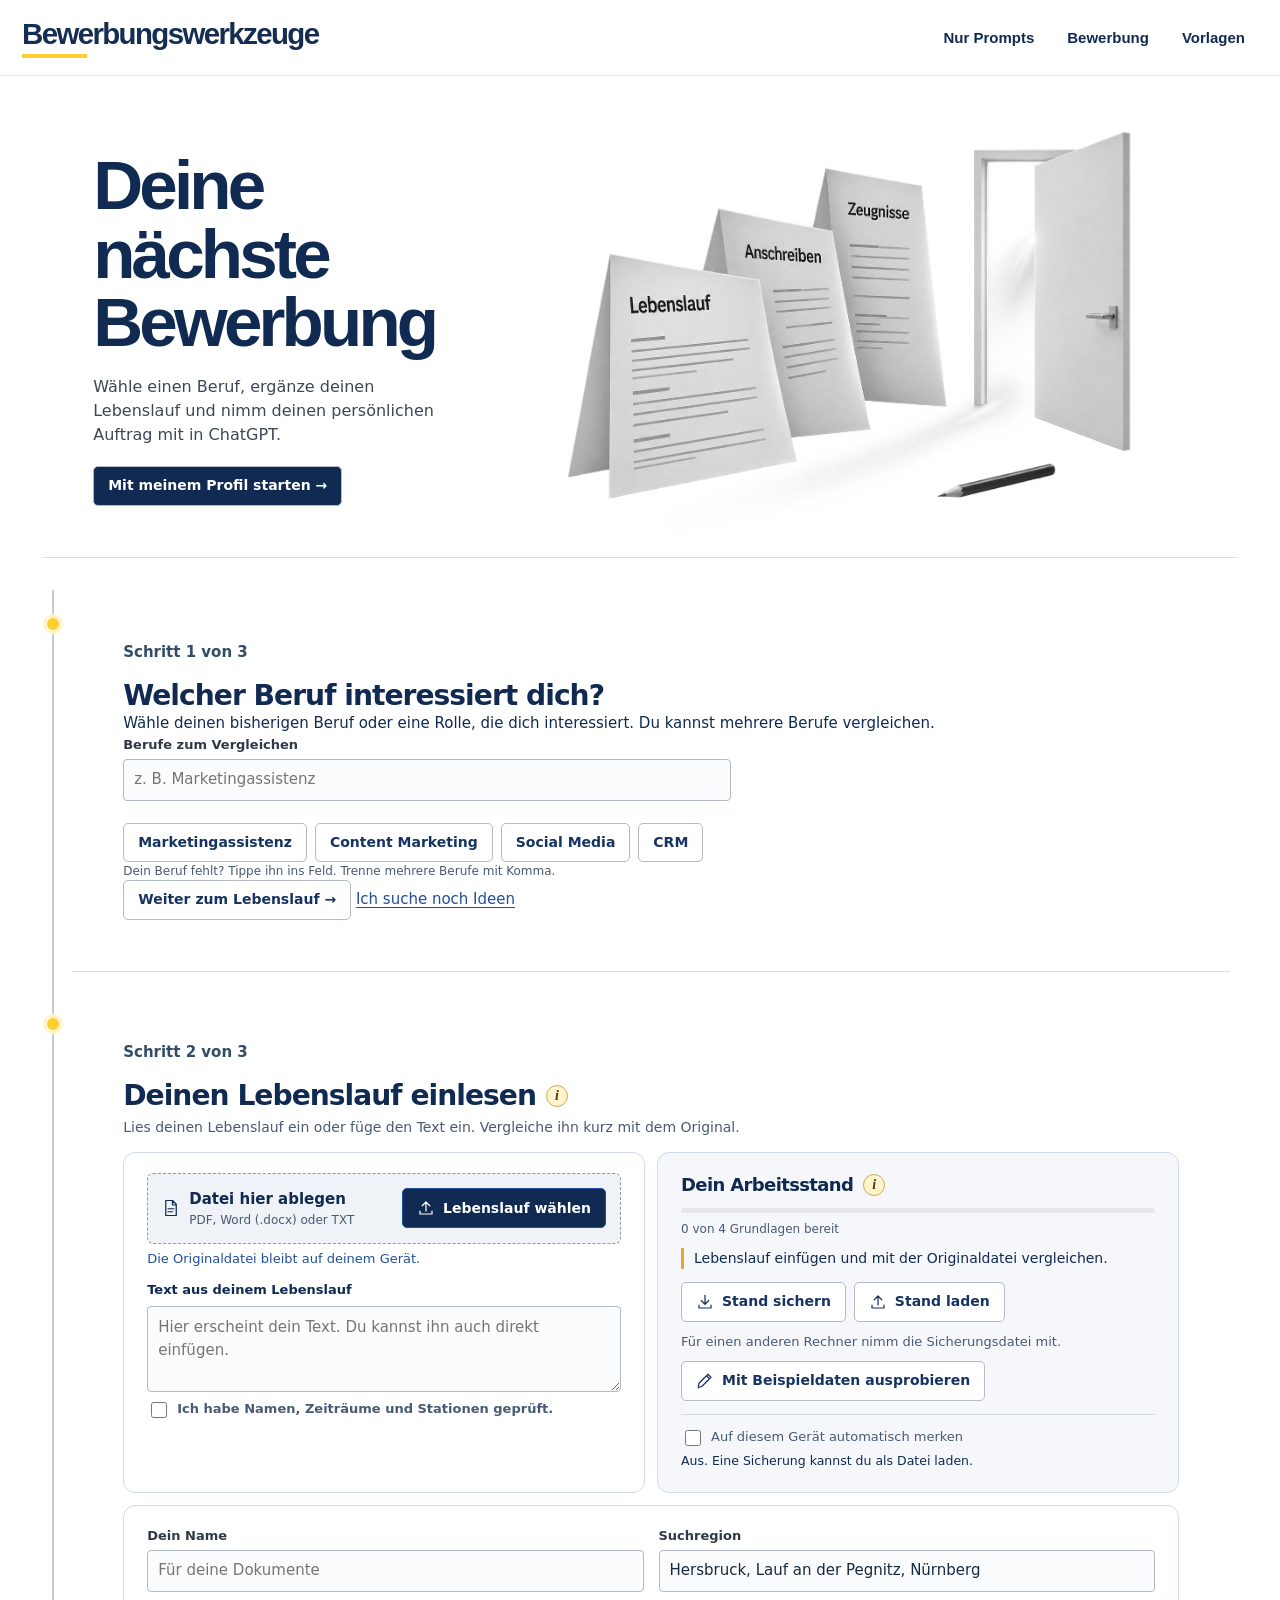
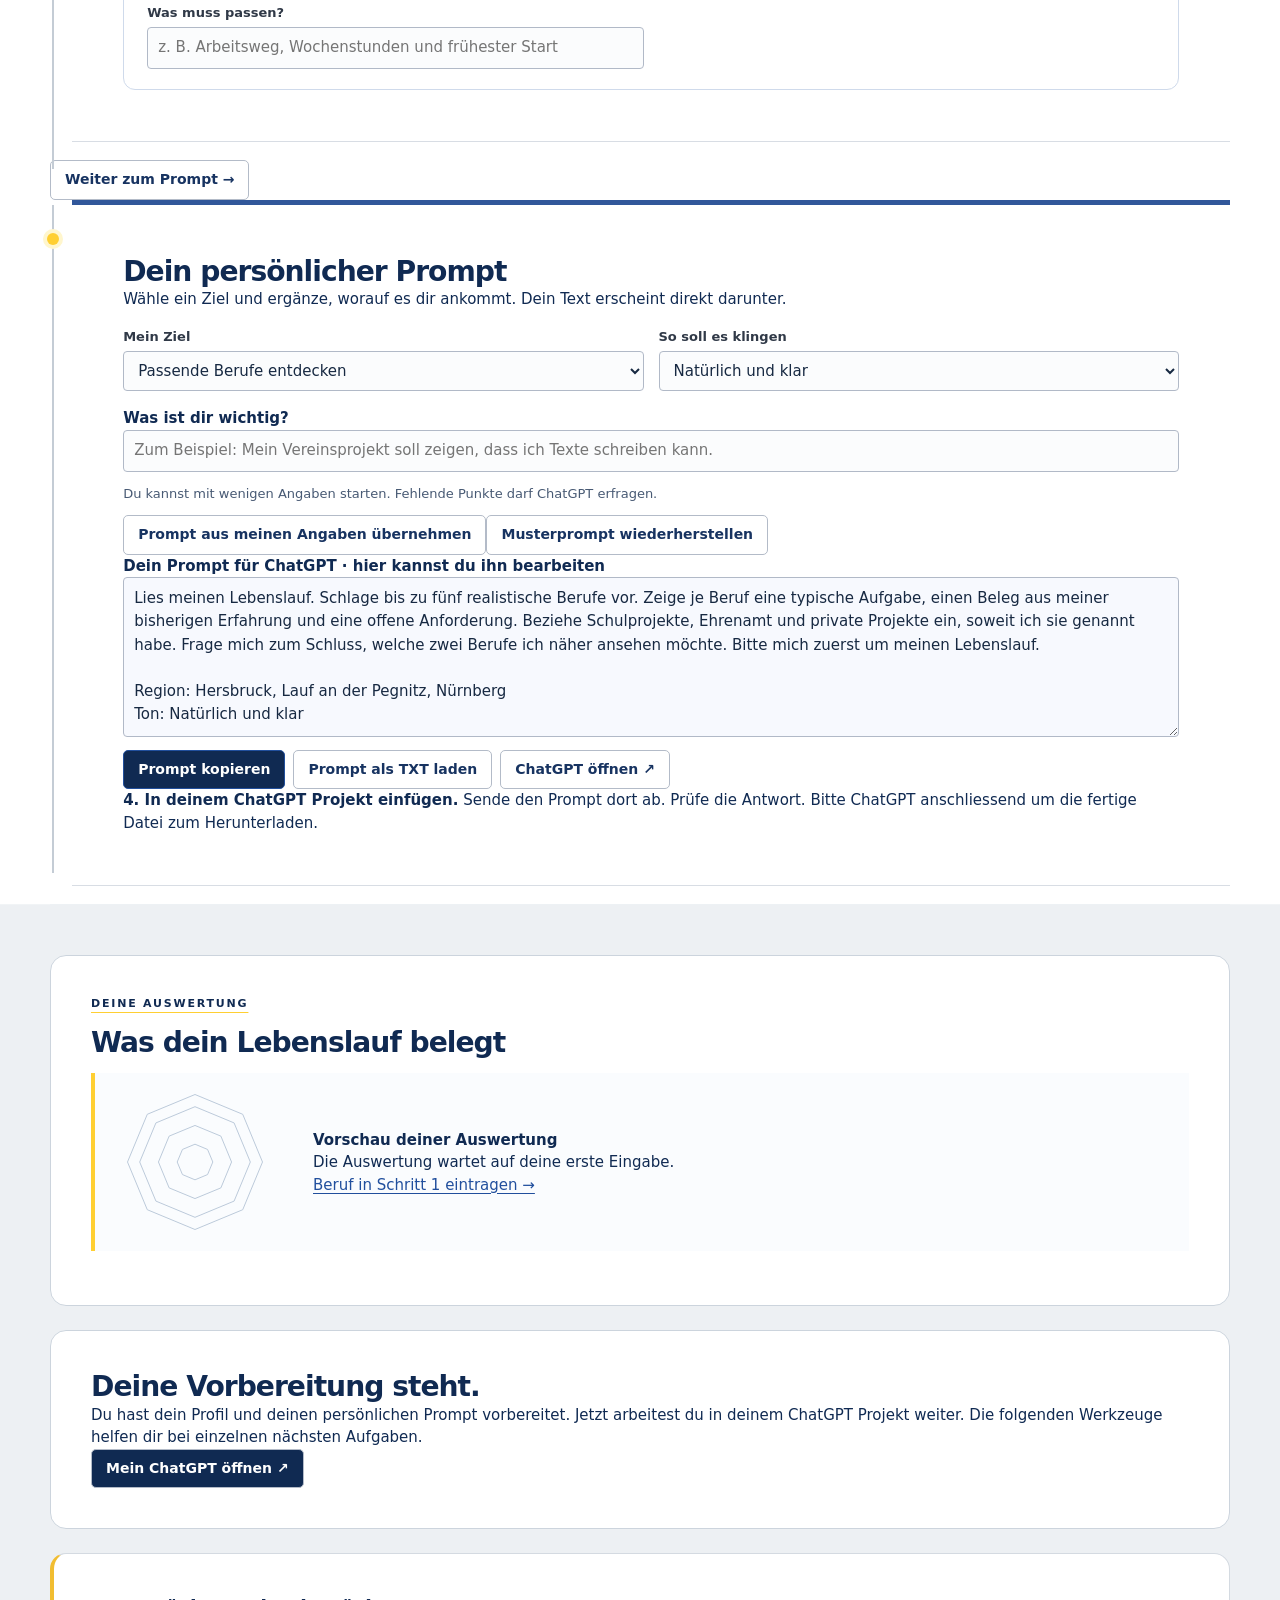
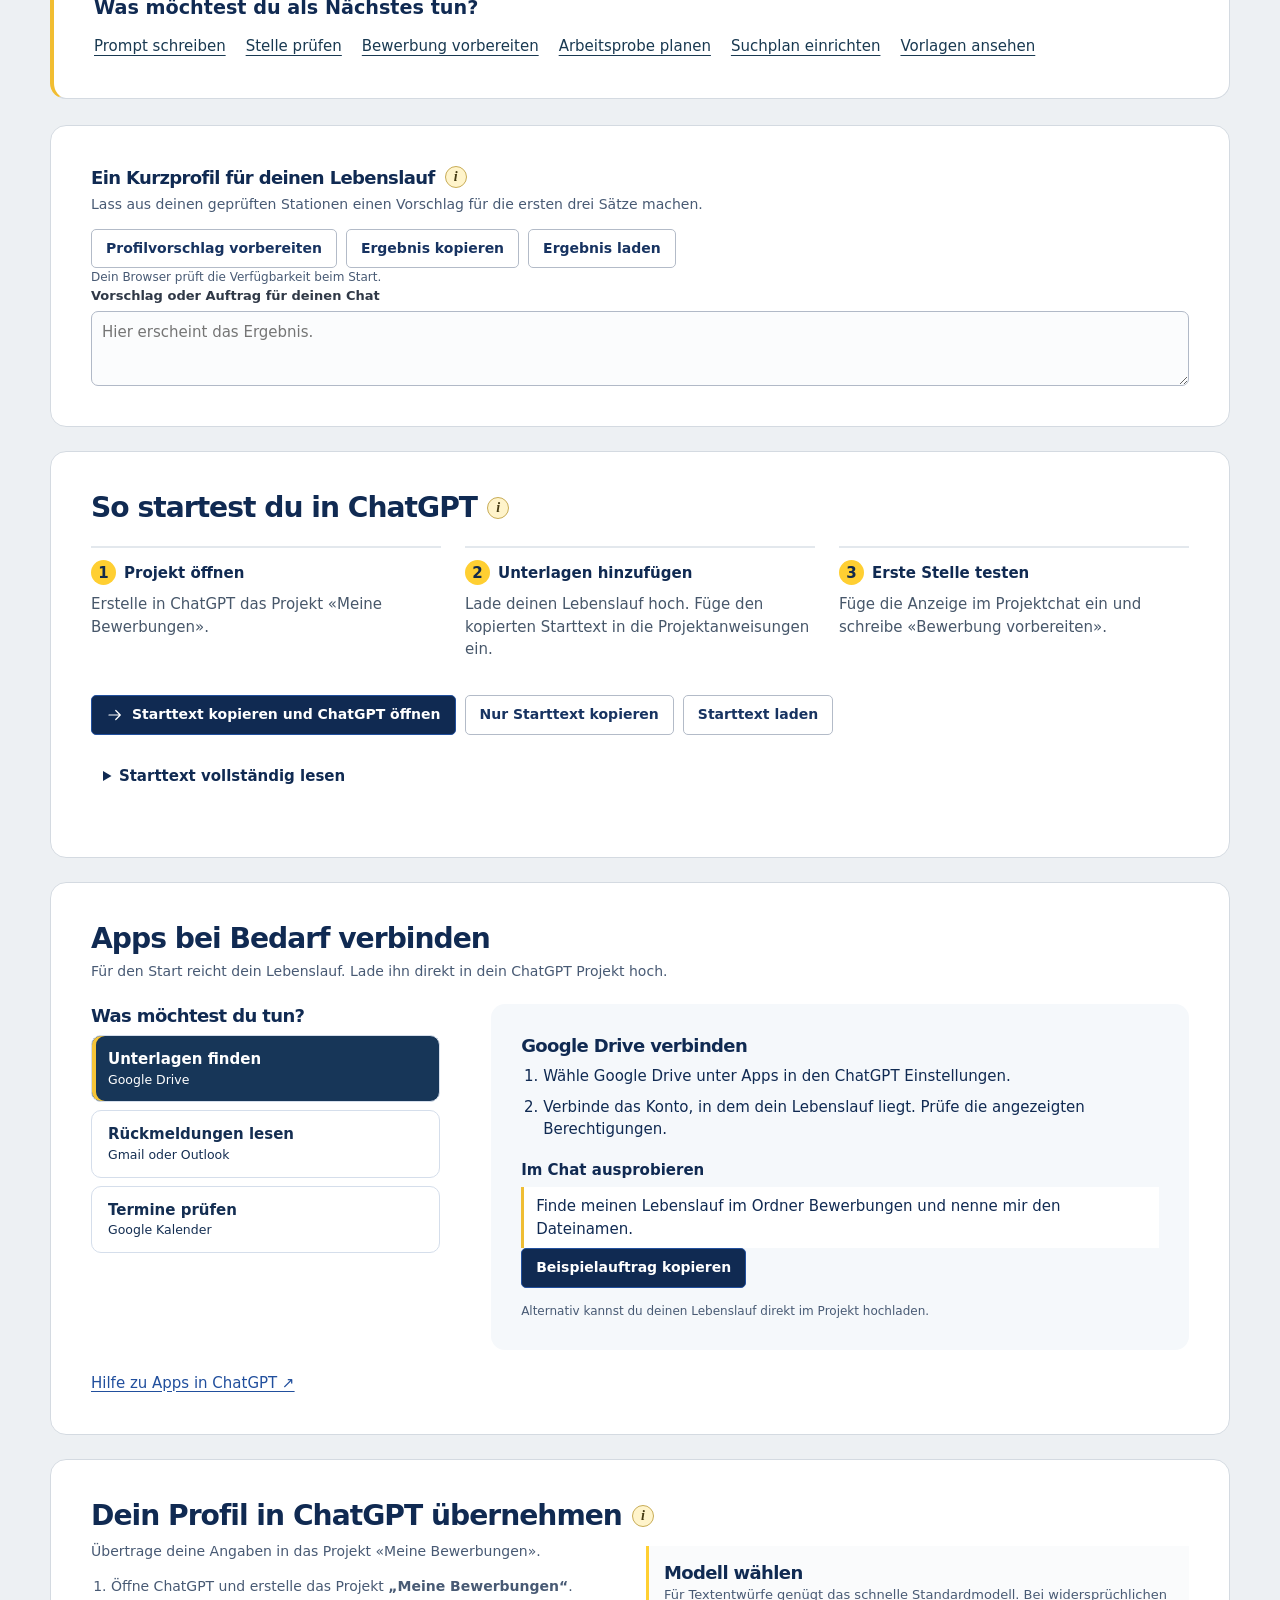
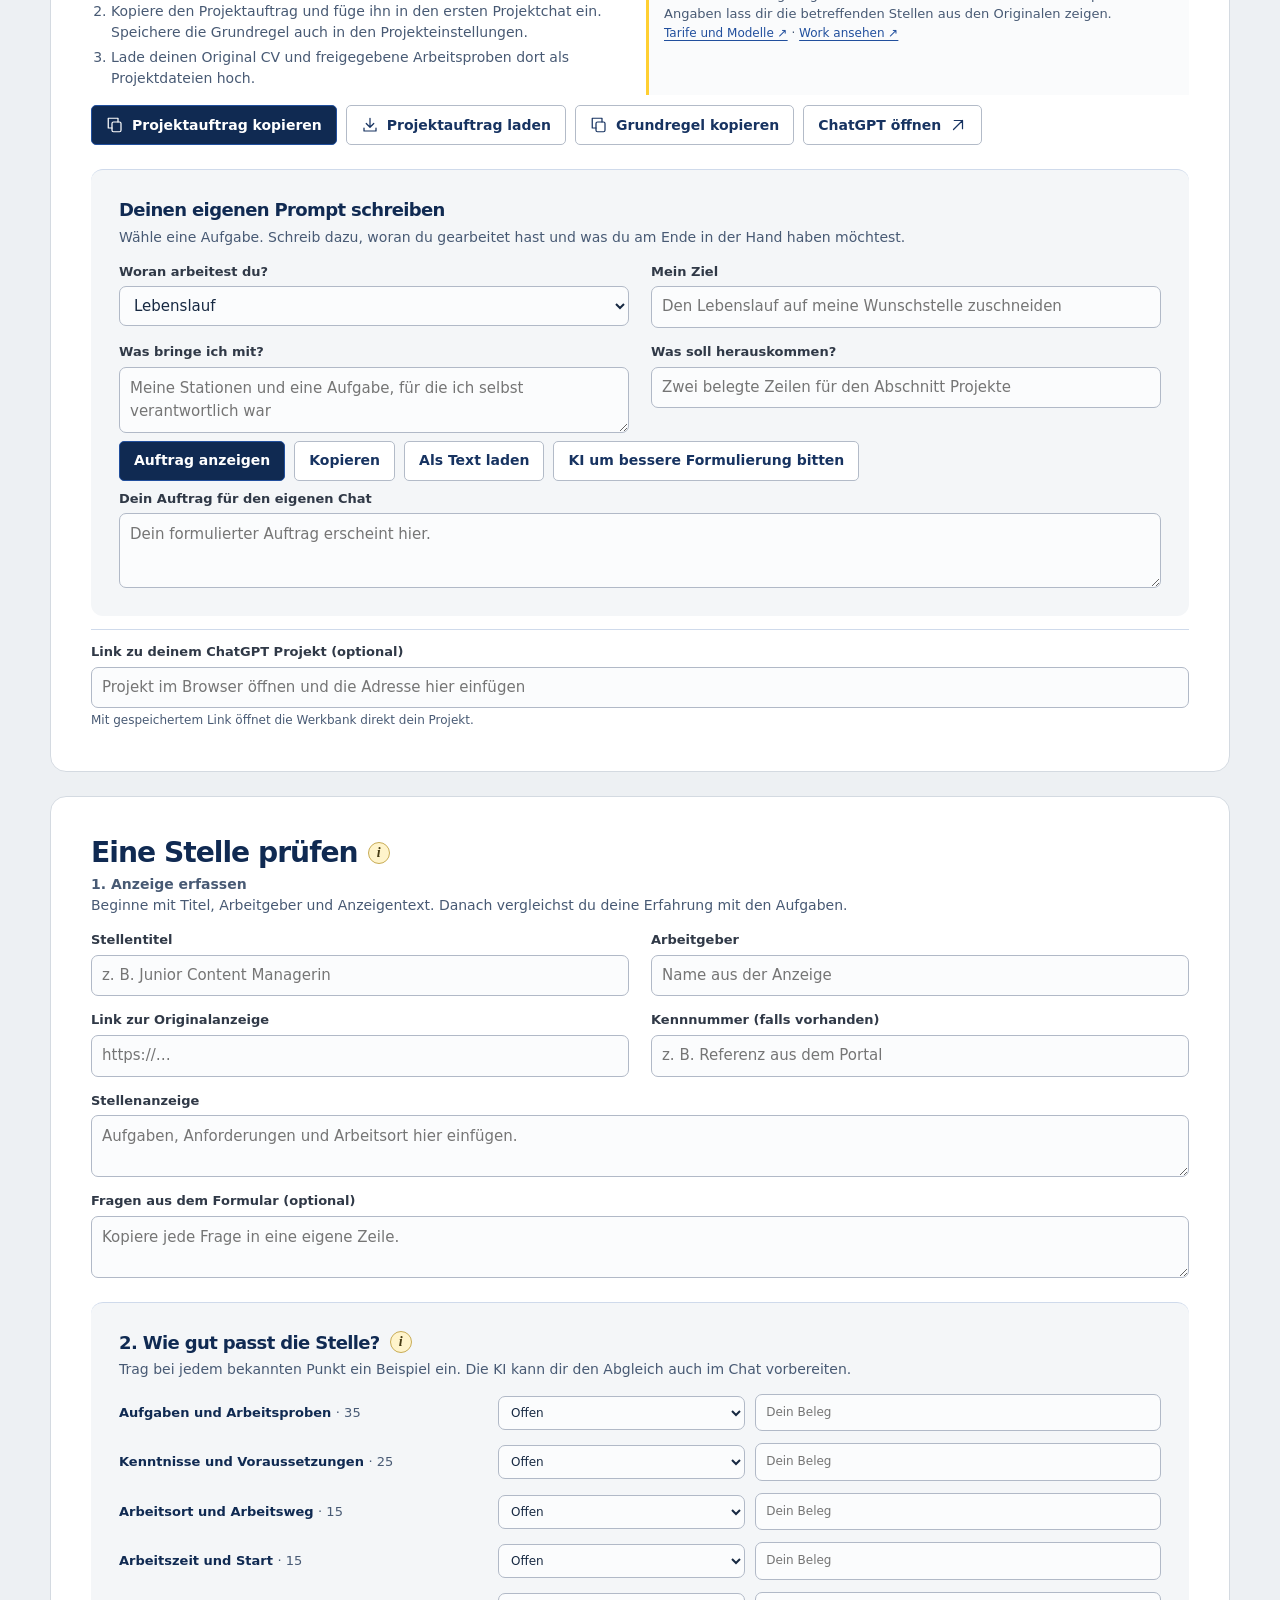
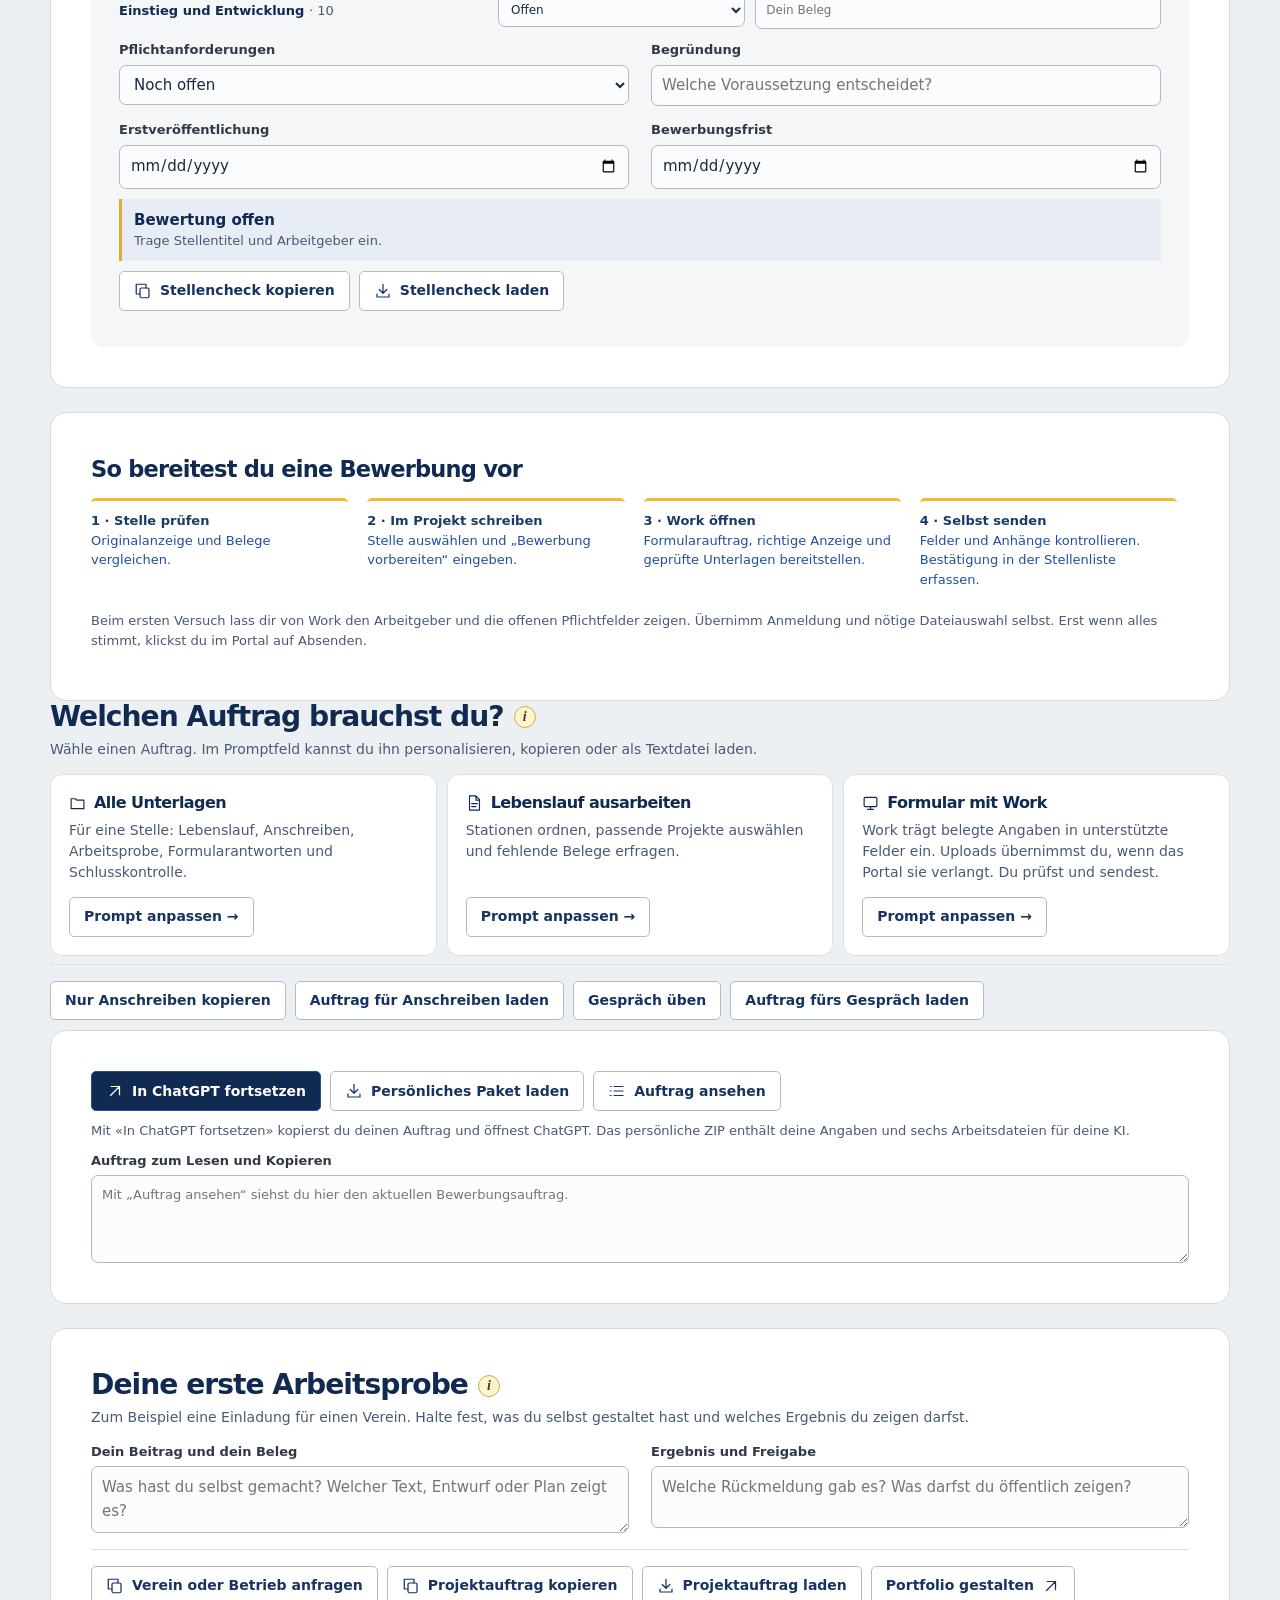
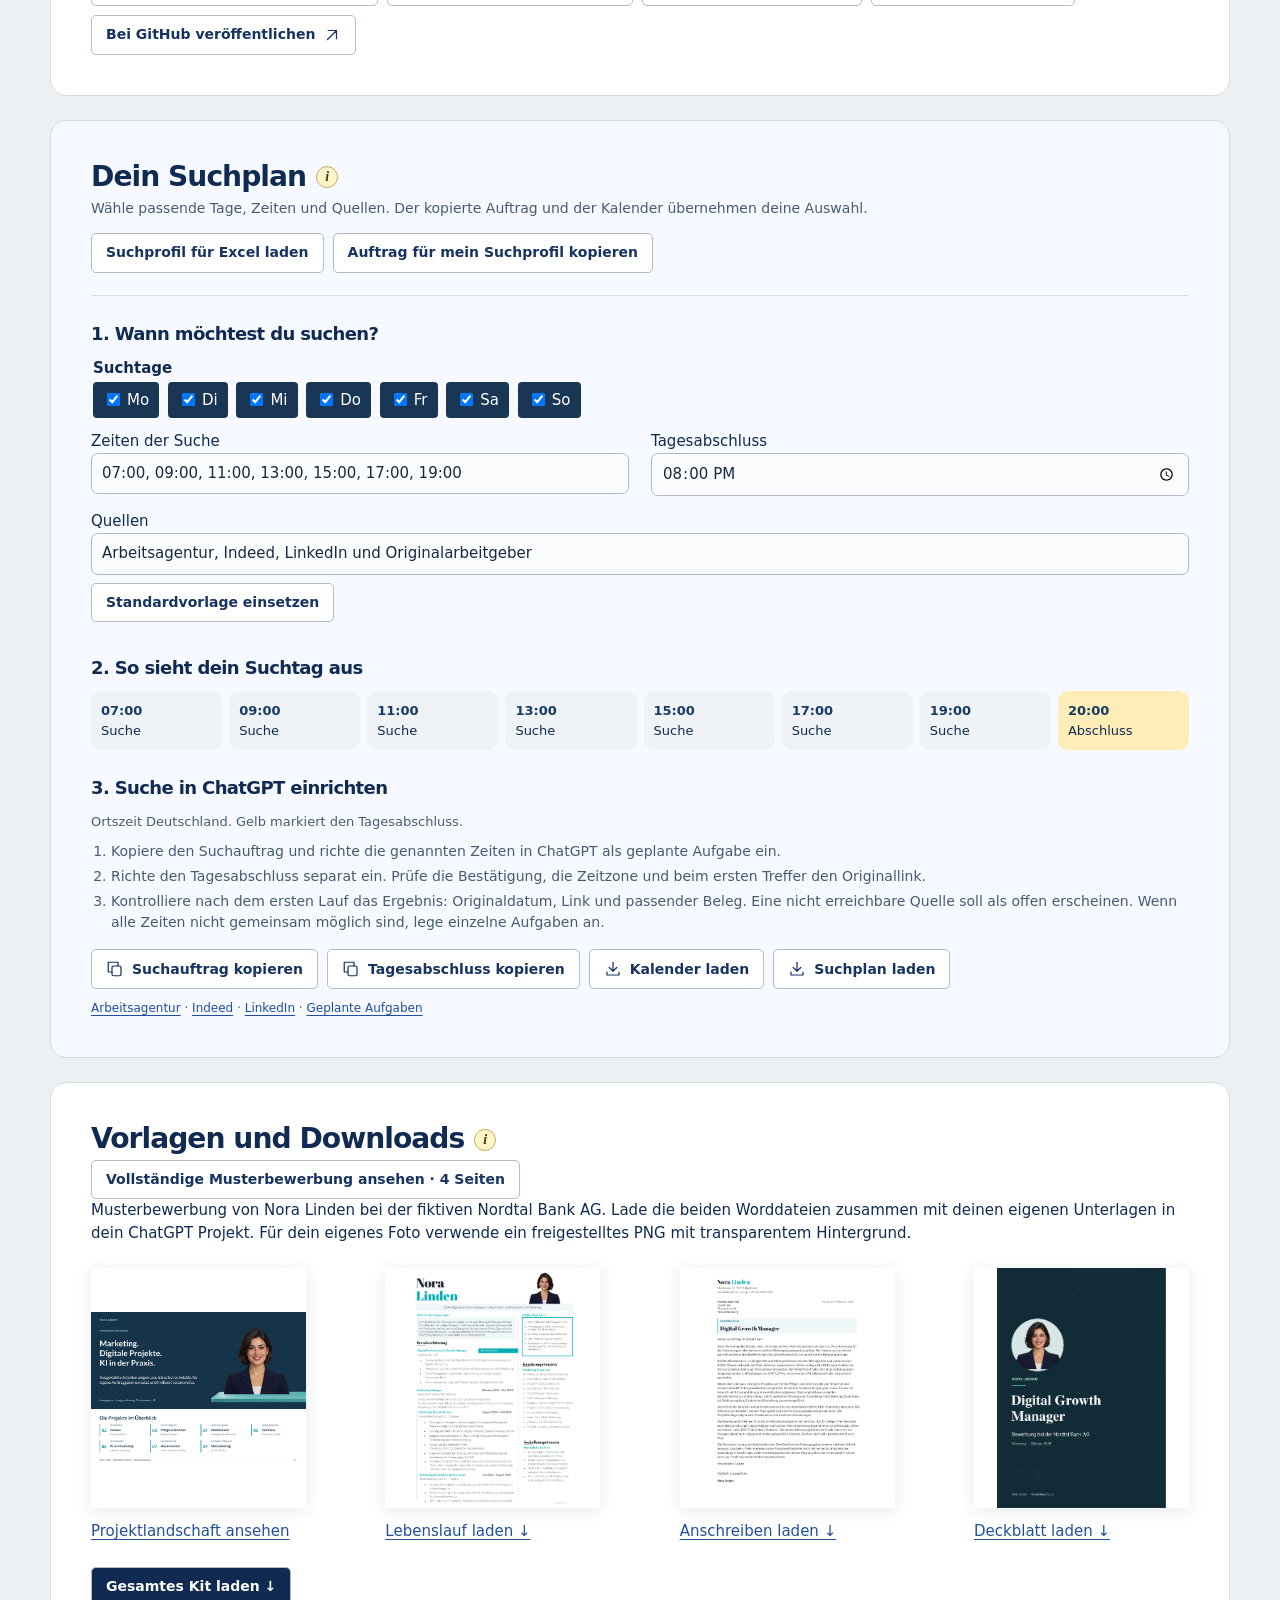
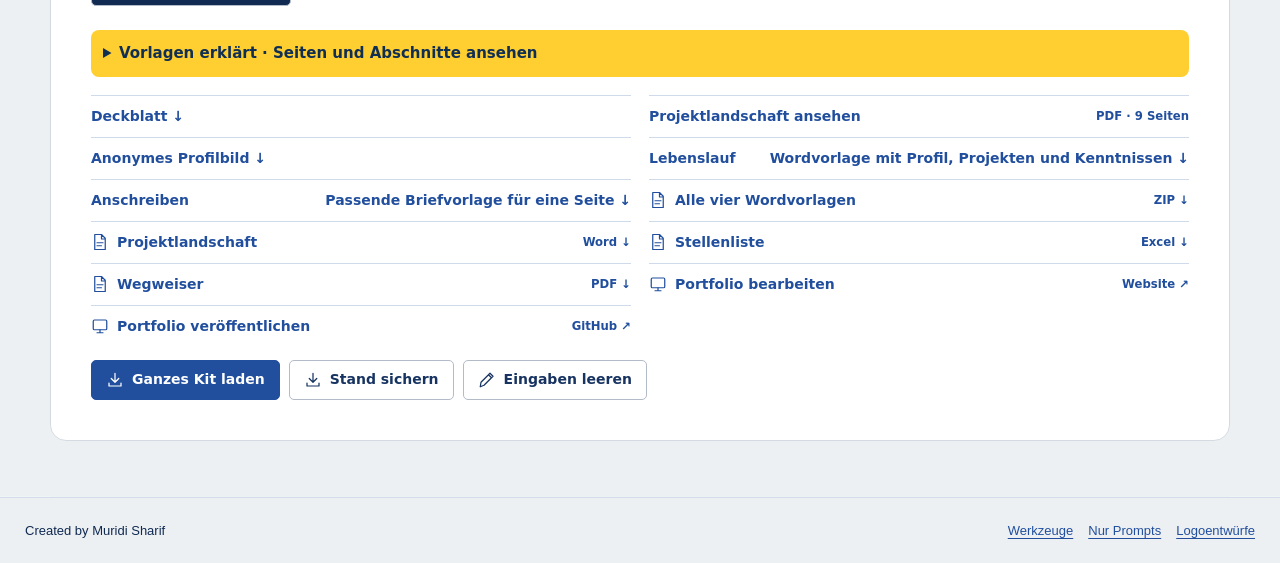
<file: index.html>
<!doctype html>
<html lang="de"><head><meta charset="utf-8"><meta name="viewport" content="width=device-width,initial-scale=1"><meta name="theme-color" content="#11213c"><meta name="description" content="Lebenslauf prüfen, Bewerbungen im eigenen ChatGPT Projekt vorbereiten und ein Portfolio aufbauen. Für den Einstieg ins Marketing in Hersbruck und Nürnberg."><title>Bewerbungswerkzeuge · Mein Arbeitsplatz</title><link rel="stylesheet" href="atelier.css"><script defer src="cv-vendor/jszip.min.js"></script><script defer src="direkt.js"></script><script defer src="profilhilfe.js"></script><script defer src="cv-import.js"></script><script defer src="bewerbungsmappe.js"></script><script defer src="word-export.js"></script><script defer src="atelier.js"></script><script defer src="begleitung.js"></script><script defer src="rollen.js"></script><script defer src="suchplan.js"></script><link rel="stylesheet" href="feinschliff.css?v=licht3"><link rel="stylesheet" href="app-guide.css"><script defer src="app-guide.js"></script></head><body><a href="#berufswahl" class="skip">Zum Lebenslauf</a>
<header class="unified"><a class="wordlogo" href="index.html">Bewerbungswerkzeuge</a><nav aria-label="Hauptmenü"><a href="anleitung.html">Nur Prompts</a><a href="index.html#bewerbung">Bewerbung</a><a href="index.html#dateien">Vorlagen</a></nav></header>
<main id="start"><div class="frame cover papier"><div><h1>Deine nächste<br>Bewerbung</h1><p>Wähle einen Beruf, ergänze deinen Lebenslauf und nimm deinen persönlichen Auftrag mit in ChatGPT.</p><a class="btn" href="#berufswahl">Mit meinem Profil starten →</a></div><img src="papiercollage.webp?v=cutout2" alt="Gefaltete Bewerbungsunterlagen führen zu einer offenen Tür im Sonnenlicht"></div><div class="frame layout"><nav class="rail" aria-label="Arbeitsschritte"><h2>Dein Arbeitsplatz</h2><a href="#promptstudio">✎ Mein Prompt</a><a href="#chatstart" data-nav="chatstart">◌  Direkt in ChatGPT</a><a href="#analyse" data-nav="analyse">◎  Positionierung</a><a href="#verbinden" data-nav="verbinden">⇄  Einrichtung und Apps</a><a href="#berufswahl" data-nav="profil"><svg class="icon" viewbox="0 0 24 24" aria-hidden="true"><circle cx="12" cy="8" r="3.4"></circle><path d="M5 20c0-8 14-8 14 0"></path></svg>Lebenslauf &amp; Profil</a><a href="#texte" data-nav="texte"><svg class="icon" viewbox="0 0 24 24" aria-hidden="true"><path d="M4 4h16v12H9l-5 4z"></path><path d="M8 8h8M8 12h5"></path></svg>ChatGPT einrichten</a><a href="#match" data-nav="match"><svg class="icon" viewbox="0 0 24 24" aria-hidden="true"><rect x="3" y="7" width="18" height="14" rx="2"></rect><path d="M8 7V4h8v3M3 12c6 3 12 3 18 0"></path></svg>Stelle prüfen</a><a href="#bewerbung" data-nav="bewerbung"><svg class="icon" viewbox="0 0 24 24" aria-hidden="true"><path d="m4 15 12-12 4 4L8 19l-5 2zM14 5l4 4"></path></svg>Bewerbung vorbereiten</a><a href="#projekte" data-nav="projekte"><svg class="icon" viewbox="0 0 24 24" aria-hidden="true"><path d="M3 6h6l2 2h10v12H3z"></path></svg>Arbeitsprobe</a><a href="#plan" data-nav="plan"><svg class="icon" viewbox="0 0 24 24" aria-hidden="true"><circle cx="12" cy="12" r="9"></circle><path d="M12 6v6l4 2"></path></svg>Suchplan</a><a href="#dateien" data-nav="dateien"><svg class="icon" viewbox="0 0 24 24" aria-hidden="true"><path d="M12 3v12m-5-5 5 5 5-5M4 16v4h16v-4"></path></svg>Vorlagen</a></nav><div class="bodycol">
<noscript><p class="panel">Aktiviere JavaScript, um Dateien einzulesen und Textaufträge zu erstellen. Die Vorlagen unten kannst du direkt herunterladen.</p></noscript>
<section class="section panel" id="berufswahl" data-roadstep><p class="stepcaption">Schritt 1 von 3</p><h2>Welcher Beruf interessiert dich?</h2><p>Wähle deinen bisherigen Beruf oder eine Rolle, die dich interessiert. Du kannst mehrere Berufe vergleichen.</p><div class="cell "><label for="role">Berufe zum Vergleichen</label><input id="role" autocomplete="off" data-stored value="" placeholder="z. B. Marketingassistenz" type="text"></div><div class="row room"><button class="act" data-beruf="Marketingassistenz">Marketingassistenz</button><button class="act" data-beruf="Content Marketing">Content Marketing</button><button class="act" data-beruf="Social Media">Social Media</button><button class="act" data-beruf="CRM">CRM</button></div><p class="small">Dein Beruf fehlt? Tippe ihn ins Feld. Trenne mehrere Berufe mit Komma.</p><a class="btn" href="#profil">Weiter zum Lebenslauf →</a> <a href="#profil">Ich suche noch Ideen</a></section><section class="section" id="profil" data-roadstep><p class="stepcaption">Schritt 2 von 3</p><div class="sectop"><div class="heading"><h2>Deinen Lebenslauf einlesen</h2><button class="help" type="button" aria-label="Hilfe zu Lebenslauf und Profil" aria-expanded="false" data-tip="Deine Angaben werden in diesem Browser verarbeitet. Mit „Stand sichern“ erhältst du eine private Datei, die du später wieder laden kannst.">i</button></div><p class="desc">Lies deinen Lebenslauf ein oder füge den Text ein. Vergleiche ihn kurz mit dem Original.</p></div>
<div class="panels2"><div class="panel"><div class="drop" id="drop"><div class="droptext"><svg class="icon" viewbox="0 0 24 24" aria-hidden="true"><path d="M5 2h9l5 5v15H5zM14 2v6h5M8 13h8M8 17h6"></path></svg><span><b>Datei hier ablegen</b><small>PDF, Word (.docx) oder TXT</small></span></div><button type="button" class="act main" data-act="pick"><svg class="icon" viewbox="0 0 24 24" aria-hidden="true"><path d="M12 16V4m-5 5 5-5 5 5M4 16v4h16v-4"></path></svg>Lebenslauf wählen</button><input type="file" aria-label="Lebenslauf auswählen" id="cvFile" tabindex="-1" class="nativefile" accept=".pdf,.docx,.txt"></div><p id="importStatus" class="cvstate" role="status">Die Originaldatei bleibt auf deinem Gerät.</p>
<div class="cvcheck"><label for="cv">Text aus deinem Lebenslauf</label><textarea id="cv" rows="4" data-stored placeholder="Hier erscheint dein Text. Du kannst ihn auch direkt einfügen."></textarea><label class="tick"><input type="checkbox" id="confirmed" data-stored>Ich habe Namen, Zeiträume und Stationen geprüft.</label></div></div>
<div class="panel rightpanel"><div class="heading"><h3>Dein Arbeitsstand</h3><button class="help" type="button" aria-label="Hilfe zu Dein Arbeitsstand" aria-expanded="false" data-tip="Der Balken zählt ausgefüllte Grundlagen: CV geprüft, Zielrolle, Arbeitsprobe und konkrete Anzeige. Du kannst die Schritte in eigener Reihenfolge bearbeiten.">i</button></div><div class="progressline"><b id="progress" style="width:0"></b></div><div id="progressText" class="small">0 von 4 Grundlagen bereit</div><div id="next" class="callout">Starte mit deinem Lebenslauf.</div>
<div class="row room"><button type="button" class="act " data-act="backup"><svg class="icon" viewbox="0 0 24 24" aria-hidden="true"><path d="M12 3v12m-5-5 5 5 5-5M4 16v4h16v-4"></path></svg>Stand sichern</button><button type="button" class="act " data-act="restore"><svg class="icon" viewbox="0 0 24 24" aria-hidden="true"><path d="M12 16V4m-5 5 5-5 5 5M4 16v4h16v-4"></path></svg>Stand laden</button><input type="file" class="nativefile" tabindex="-1" id="restoreFile" aria-label="Gesicherten Arbeitsstand laden" accept=".json"></div><p class="hint">Für einen anderen Rechner nimm die Sicherungsdatei mit.</p><button type="button" class="act " data-act="demo"><svg class="icon" viewbox="0 0 24 24" aria-hidden="true"><path d="m4 15 12-12 4 4L8 19l-5 2zM14 5l4 4"></path></svg>Mit Beispieldaten ausprobieren</button><div class="quietbox"><label class="tick"><input type="checkbox" id="remember"> Auf diesem Gerät automatisch merken</label><small id="rememberState" role="status">Aus. Eine Sicherung kannst du als Datei laden.</small></div></div></div>
<div class="panel" style="margin-top:12px"><div class="fields"><div class="cell "><label for="name">Dein Name</label><input id="name" data-stored value="" placeholder="Für deine Dokumente" type="text"></div><div class="cell "><label for="region">Suchregion</label><input id="region" data-stored value="Hersbruck, Lauf an der Pegnitz, Nürnberg" placeholder="" type="text"></div><div class="cell "><label for="constraints">Was muss passen?</label><input id="constraints" data-stored value="" placeholder="z. B. Arbeitsweg, Wochenstunden und frühester Start" type="text"></div></div></div></section>

<a class="btn" href="#promptstudio">Weiter zum Prompt →</a><section id="promptstudio" data-roadstep class="section panel"><h2>Dein persönlicher Prompt</h2><p>Wähle ein Ziel und ergänze, worauf es dir ankommt. Dein Text erscheint direkt darunter.</p><div class="fields"><div class="cell"><label for="aim">Mein Ziel</label><select id="aim" data-stored><option value="ideas">Passende Berufe entdecken</option><option value="cvauftrag">Lebenslauf verbessern</option><option value="bewerbung">Bewerbung für eine Stelle vorbereiten</option><option value="work">Formular in Work vorbereiten</option><option value="case">Arbeitsprobe planen</option></select></div><div class="cell"><label for="voice">So soll es klingen</label><select id="voice" data-stored><option>Natürlich und klar</option><option>Kurz und sachlich</option><option>Persönlich und warm</option></select></div></div><label for="requestNote">Was ist dir wichtig?</label><input id="requestNote" data-stored placeholder="Zum Beispiel: Mein Vereinsprojekt soll zeigen, dass ich Texte schreiben kann."><p class="hint" id="nextHint"></p><button class="act" id="compose">Prompt aus meinen Angaben übernehmen</button><p><label for="readyPrompt">Dein Prompt für ChatGPT · hier kannst du ihn bearbeiten</label></p><textarea id="readyPrompt" data-stored rows="7"></textarea><div class="row room"><button id="clipPrompt" class="act main">Prompt kopieren</button><button id="savePrompt" class="act">Prompt als TXT laden</button><a class="btn" href="https://chatgpt.com/" target="_blank" rel="noopener">ChatGPT öffnen ↗</a></div><p class="small" role="status" id="studioState"></p><p><b>4. In deinem ChatGPT Projekt einfügen.</b> Sende den Prompt dort ab. Prüfe die Antwort. Bitte ChatGPT anschliessend um die fertige Datei zum Herunterladen.</p></section><div class="work-area"><section class="section panel" id="analyse"><p class="analysislabel">DEINE AUSWERTUNG</p><h2>Was dein Lebenslauf belegt</h2><div id="analysisWait"><svg viewBox="0 0 160 160" width="150" height="150" aria-label="Vorschau ohne Bewertung" role="img"><polygon points="80.0,61.0 93.4,66.6 99.0,80.0 93.4,93.4 80.0,99.0 66.6,93.4 61.0,80.0 66.6,66.6" fill="none" stroke="#b8c7d8"/><polygon points="80.0,41.0 107.6,52.4 119.0,80.0 107.6,107.6 80.0,119.0 52.4,107.6 41.0,80.0 52.4,52.4" fill="none" stroke="#b8c7d8"/><polygon points="80.0,21.0 121.7,38.3 139.0,80.0 121.7,121.7 80.0,139.0 38.3,121.7 21.0,80.0 38.3,38.3" fill="none" stroke="#b8c7d8"/><polygon points="80.0,8.0 130.9,29.1 152.0,80.0 130.9,130.9 80.0,152.0 29.1,130.9 8.0,80.0 29.1,29.1" fill="none" stroke="#b8c7d8"/></svg><div><strong>Vorschau deiner Auswertung</strong><p>Die Auswertung wartet auf deine erste Eingabe.</p><a href="#berufswahl">Beruf in Schritt 1 eintragen →</a></div></div><div id="analysisDetails" hidden><div class="panels2"><svg id="radar" viewBox="0 0 260 220" height="180" role="img" aria-label="Deine Erfahrung je Aufgabe, von innen nach aussen zunehmend"></svg><p class="small" id="summaryRole"></p></div><label for="whichRole">Beruf auswählen</label> <select id="whichRole"></select><input type="hidden" data-stored id="roleReview"><h3 id="outlook"></h3><p>Ändere die Vorschläge so, dass sie zu deinem Beruf passen. Bei freien Berufsbezeichnungen trägst du Aufgaben aus einer Anzeige oder deinem Arbeitsalltag ein.</p><p>Wähle bei jeder Aufgabe deine Erfahrung und ergänze ein eigenes Beispiel. Ein Projekt in der Schule oder im Verein zählt auch.</p><div id="tasks"></div><h2>Einschätzung mit ChatGPT prüfen</h2><p>Kopiere zuerst die Analyse in dein Projekt. Prüfe die zitierten Textstellen. Sobald deine Beispiele stimmen, nutze den zweiten Auftrag im selben Chat.</p><div class="row room"><button class="act main" data-review="analyse">1. Analyse kopieren</button><button class="act" data-review="revision">2. Auftrag für den Lebenslauf kopieren</button><a class="btn" href="cv-positionierung/SKILL.md" download>Skill laden</a></div></div></section><section class="section panel milestone"><h2>Deine Vorbereitung steht.</h2><p>Du hast dein Profil und deinen persönlichen Prompt vorbereitet. Jetzt arbeitest du in deinem ChatGPT Projekt weiter. Die folgenden Werkzeuge helfen dir bei einzelnen nächsten Aufgaben.</p><a class="btn" href="https://chatgpt.com/" target="_blank" rel="noopener">Mein ChatGPT öffnen ↗</a></section><nav class="work-jumps" aria-label="Werkzeug wählen"><strong>Was möchtest du als Nächstes tun?</strong><div><a href="#promptbau">Prompt schreiben</a><a href="#match">Stelle prüfen</a><a href="#bewerbung">Bewerbung vorbereiten</a><a href="#projekte">Arbeitsprobe planen</a><a href="#plan">Suchplan einrichten</a><a href="#dateien">Vorlagen ansehen</a></div></nav><section class="section" id="profilhilfe"><div class="panel"><div class="heading"><h3>Ein Kurzprofil für deinen Lebenslauf</h3><button class="help" type="button" aria-label="Hilfe zur KI Profilhilfe" aria-expanded="false" data-tip="Wenn Chrome ein deutsches Sprachmodell auf deinem Gerät bereitstellt, entstehen hier drei Sätze. Andernfalls bekommst du einen persönlichen Auftrag für ChatGPT. Prüfe jeden Satz am Original.">i</button></div><p class="desc">Lass aus deinen geprüften Stationen einen Vorschlag für die ersten drei Sätze machen.</p><div class="row"><button class="act" type="button" data-act="localai">Profilvorschlag vorbereiten</button><button class="act" type="button" data-act="copyAI">Ergebnis kopieren</button><button class="act" type="button" data-act="fileAI">Ergebnis laden</button></div><p class="small" role="status" id="aiMode">Dein Browser prüft die Verfügbarkeit beim Start.</p><label for="aiText" class="label">Vorschlag oder Auftrag für deinen Chat</label><textarea id="aiText" data-stored rows="2" placeholder="Hier erscheint das Ergebnis."></textarea></div></section>
<section class="section" id="chatstart" aria-labelledby="direkttitel">
  <div class="panel">
    <div class="heading"><h2 id="direkttitel">So startest du in ChatGPT</h2><button class="help" type="button" aria-label="Hilfe zum Start in ChatGPT" aria-expanded="false" data-tip="Die Seite öffnet ChatGPT. Du fügst den kopierten Text selbst ein und entscheidest, welche Unterlagen du dort teilen möchtest.">i</button></div>
    <ol class="setupsteps"><li><b>Projekt öffnen</b>Erstelle in ChatGPT das Projekt «Meine Bewerbungen».</li><li><b>Unterlagen hinzufügen</b>Lade deinen Lebenslauf hoch. Füge den kopierten Starttext in die Projektanweisungen ein.</li><li><b>Erste Stelle testen</b>Füge die Anzeige im Projektchat ein und schreibe «Bewerbung vorbereiten».</li></ol>
    <div class="row"><button class="act main" type="button" data-direct="start"><svg class="icon" viewbox="0 0 24 24" aria-hidden="true"><path d="M4 12h15m-6-6 6 6-6 6"></path></svg>Starttext kopieren und ChatGPT öffnen</button><button type="button" class="act" data-direct="startercopy">Nur Starttext kopieren</button><button type="button" class="act" data-direct="starterload">Starttext laden</button></div>
    <details class="readprompt"><summary>Starttext vollständig lesen</summary><div class="cell" id="direct-starter-box"><label for="direct-starter">Dein Starttext</label><textarea id="direct-starter" rows="2" readonly></textarea><a href="https://chatgpt.com/" target="_blank" rel="noopener noreferrer">ChatGPT öffnen ↗</a></div></details>
    <p class="small" id="direct-start-status" role="status"></p>
    </div></section><section class="section panel" id="verbinden">
<h2>Apps bei Bedarf verbinden</h2><p class="desc">Für den Start reicht dein Lebenslauf. Lade ihn direkt in dein ChatGPT Projekt hoch.</p>
<div class="app-guide"><div class="app-choices"><h3>Was möchtest du tun?</h3>
<button type="button" aria-controls="app-doc" aria-pressed="true">Unterlagen finden<small>Google Drive</small></button>
<button type="button" aria-controls="app-mail" aria-pressed="false">Rückmeldungen lesen<small>Gmail oder Outlook</small></button>
<button type="button" aria-controls="app-cal" aria-pressed="false">Termine prüfen<small>Google Kalender</small></button></div>
<div class="app-instructions"><article id='app-doc'><h3>Google Drive verbinden</h3><ol><li>Wähle Google Drive unter Apps in den ChatGPT Einstellungen.</li><li>Verbinde das Konto, in dem dein Lebenslauf liegt. Prüfe die angezeigten Berechtigungen.</li></ol><h4>Im Chat ausprobieren</h4><p class='app-example'>Finde meinen Lebenslauf im Ordner Bewerbungen und nenne mir den Dateinamen.</p><button type='button' class='act main app-copy'>Beispielauftrag kopieren</button> <span role='status'></span><p class='small'>Alternativ kannst du deinen Lebenslauf direkt im Projekt hochladen.</p></article><article id='app-mail'><h3>Dein Postfach verbinden</h3><ol><li>Wähle Gmail oder Outlook unter Apps in den ChatGPT Einstellungen.</li><li>Verbinde das Postfach, das du für Bewerbungen nutzt. Prüfe die angezeigten Berechtigungen.</li></ol><h4>Im Chat ausprobieren</h4><p class='app-example'>Zeige mir die jüngste Eingangsbestätigung zu einer Bewerbung mit Betreff, Absender und Datum.</p><button type='button' class='act main app-copy'>Beispielauftrag kopieren</button> <span role='status'></span><p class='small'>Alternativ kannst du die Nachricht in deinen Projektchat kopieren.</p></article><article id='app-cal'><h3>Deinen Kalender verbinden</h3><ol><li>Wähle Google Kalender unter Apps in den ChatGPT Einstellungen.</li><li>Verbinde das Konto, in dem deine Gespräche stehen. Prüfe die angezeigten Berechtigungen.</li></ol><h4>Im Chat ausprobieren</h4><p class='app-example'>Welche Bewerbungsgespräche stehen in den nächsten sieben Tagen in meinem Kalender? Zeige Datum und Uhrzeit.</p><button type='button' class='act main app-copy'>Beispielauftrag kopieren</button> <span role='status'></span><p class='small'>Für regelmässige Stellensuchen richtest du separat eine geplante Aufgabe ein.</p></article></div></div><a href="https://help.openai.com/en/articles/11487775-connected-apps-in-chatgpt" target="_blank" rel="noopener">Hilfe zu Apps in ChatGPT ↗</a></section><section class="section" id="texte"><div class="panel"><div class="heading"><h2>Dein Profil in ChatGPT übernehmen</h2><button class="help" type="button" aria-label="Hilfe zu Dein Projekt in ChatGPT" aria-expanded="false" data-tip="Der Projektauftrag verbindet deinen geprüften Text, deine Ziele und deine Regeln. Du entscheidest beim Einfügen in ChatGPT, welche Angaben du teilst.">i</button></div><div class="panels2"><div><p class="desc">Übertrage deine Angaben in das Projekt «Meine Bewerbungen».</p><ol class="steps"><li>Öffne ChatGPT und erstelle das Projekt <b>„Meine Bewerbungen“</b>.</li><li>Kopiere den Projektauftrag und füge ihn in den ersten Projektchat ein. Speichere die Grundregel auch in den Projekteinstellungen.</li><li>Lade deinen Original CV und freigegebene Arbeitsproben dort als Projektdateien hoch.</li></ol></div><div class="modelblock"><h3>Modell wählen</h3><p class="steptext">Für Textentwürfe genügt das schnelle Standardmodell. Bei widersprüchlichen Angaben lass dir die betreffenden Stellen aus den Originalen zeigen.</p><p class="small"><a href="https://chatgpt.com/pricing/" target="_blank" rel="noopener">Tarife und Modelle ↗</a> · <a href="https://help.openai.com/en/articles/20001275-chatgpt-work-and-codex" target="_blank" rel="noopener">Work ansehen ↗</a></p></div></div>
<div class="row"><button type="button" class="act main" data-act="copy:projekt"><svg class="icon" viewbox="0 0 24 24" aria-hidden="true"><rect x="8" y="8" width="12" height="13" rx="2"></rect><path d="M16 8V3H3v13h5"></path></svg>Projektauftrag kopieren</button><button type="button" class="act " data-act="file:projekt"><svg class="icon" viewbox="0 0 24 24" aria-hidden="true"><path d="M12 3v12m-5-5 5 5 5-5M4 16v4h16v-4"></path></svg>Projektauftrag laden</button><button type="button" class="act " data-act="copy:regel"><svg class="icon" viewbox="0 0 24 24" aria-hidden="true"><rect x="8" y="8" width="12" height="13" rx="2"></rect><path d="M16 8V3H3v13h5"></path></svg>Grundregel kopieren</button><a class="btn" id="chatLink" href="https://chatgpt.com/" target="_blank" rel="noopener">ChatGPT öffnen <svg class="icon" viewbox="0 0 24 24" aria-hidden="true"><path d="M6 18 18 6M7 6h11v11"></path></svg></a></div><div class="quietbox" id="promptbau"><h3>Deinen eigenen Prompt schreiben</h3>
      <p class="desc">Wähle eine Aufgabe. Schreib dazu, woran du gearbeitet hast und was du am Ende in der Hand haben möchtest.</p>
      <div class="fields">
        <div class="cell"><label for="direct-kind">Woran arbeitest du?</label><select id="direct-kind" data-stored><option value="cv">Lebenslauf</option><option value="projekt">Arbeitsprobe</option><option value="stelle">Stellenvergleich</option><option value="eigen">Eigene Aufgabe</option></select></div>
        <div class="cell"><label for="direct-goal">Mein Ziel</label><input id="direct-goal" data-stored placeholder="Mich für eine Marketingassistenz vorstellen"></div>
        <div class="cell"><label for="direct-context">Was bringe ich mit?</label><textarea id="direct-context" data-stored rows="2" placeholder="Meine Stationen und eine Aufgabe, für die ich selbst verantwortlich war"></textarea></div>
        <div class="cell"><label for="direct-outcome">Was soll herauskommen?</label><input id="direct-outcome" data-stored placeholder="Zwei belegte Zeilen für den Abschnitt Projekte"></div>
      </div>
      <div class="row"><button type="button" class="act main" data-direct="show">Auftrag anzeigen</button><button type="button" class="act" data-direct="copy">Kopieren</button><button type="button" class="act" data-direct="load">Als Text laden</button><button type="button" class="act" data-direct="coach">KI um bessere Formulierung bitten</button></div>
      <div class="cell" id="direct-result-box"><label for="direct-result">Dein Auftrag für den eigenen Chat</label><textarea id="direct-result" placeholder="Dein formulierter Auftrag erscheint hier." readonly rows="2"></textarea></div><p class="small" id="direct-status" role="status"></p>
    </div><div class="quietbox"><div class="cell "><label for="projectURL">Link zu deinem ChatGPT Projekt (optional)</label><input id="projectURL" data-stored value="" placeholder="Projekt im Browser öffnen und die Adresse hier einfügen" type="url"></div><small class="small">Mit gespeichertem Link öffnet die Werkbank direkt dein Projekt.</small></div></div></section>
<section class="section" id="match"><div class="panel"><div class="heading"><h2>Eine Stelle prüfen</h2><button class="help" type="button" aria-label="Hilfe zu Eine Stelle prüfen" aria-expanded="false" data-tip="Übernimm die Anzeige vom Arbeitgeber. Ein Portal kann einen alten Eintrag neu anzeigen. Prüfe deshalb Originaldatum und Kennnummer.">i</button></div><p class="desc"><strong>1. Anzeige erfassen</strong><br>Beginne mit Titel, Arbeitgeber und Anzeigentext. Danach vergleichst du deine Erfahrung mit den Aufgaben.</p><div class="fields"><div class="cell "><label for="jobTitle">Stellentitel</label><input id="jobTitle" data-stored value="" placeholder="z. B. Junior Content Managerin" type="text"></div><div class="cell "><label for="company">Arbeitgeber</label><input id="company" data-stored value="" placeholder="Name aus der Anzeige" type="text"></div><div class="cell "><label for="url">Link zur Originalanzeige</label><input id="url" data-stored value="" placeholder="https://…" type="url"></div><div class="cell "><label for="ref">Kennnummer (falls vorhanden)</label><input id="ref" data-stored value="" placeholder="z. B. Referenz aus dem Portal" type="text"></div><div class="cell span2"><label for="ad">Stellenanzeige</label><textarea id="ad" rows="2" data-stored placeholder="Aufgaben, Anforderungen und Arbeitsort hier einfügen."></textarea></div><div class="cell span2"><label for="questions">Fragen aus dem Formular (optional)</label><textarea id="questions" rows="2" data-stored placeholder="Kopiere jede Frage in eine eigene Zeile."></textarea></div></div>
<div class="quietbox"><div class="heading"><h3>2. Wie gut passt die Stelle?</h3><button class="help" type="button" aria-label="Hilfe zu Wie gut passt die Stelle?" aria-expanded="false" data-tip="Das Ergebnis ist deine begründete Einschätzung. Nur bewertete Bereiche mit Beleg zählen. Fehlende Angaben erscheinen als mögliche Punktespanne. Eine nicht erfüllte Pflichtanforderung hat Vorrang.">i</button></div><p class="desc">Trag bei jedem bekannten Punkt ein Beispiel ein. Die KI kann dir den Abgleich auch im Chat vorbereiten.</p><div class="scoregrid"><label for="s0">Aufgaben und Arbeitsproben <em>· 35</em></label><select id="s0" data-stored><option value="">Offen</option><option value="1">Passt</option><option value="0.5">Passt teilweise</option><option value="0">Passt kaum</option></select><input id="b0" data-stored aria-label="Beleg für Aufgaben und Arbeitsproben" placeholder="Dein Beleg"><label for="s1">Kenntnisse und Voraussetzungen <em>· 25</em></label><select id="s1" data-stored><option value="">Offen</option><option value="1">Passt</option><option value="0.5">Passt teilweise</option><option value="0">Passt kaum</option></select><input id="b1" data-stored aria-label="Beleg für Kenntnisse und Voraussetzungen" placeholder="Dein Beleg"><label for="s2">Arbeitsort und Arbeitsweg <em>· 15</em></label><select id="s2" data-stored><option value="">Offen</option><option value="1">Passt</option><option value="0.5">Passt teilweise</option><option value="0">Passt kaum</option></select><input id="b2" data-stored aria-label="Beleg für Arbeitsort und Arbeitsweg" placeholder="Dein Beleg"><label for="s3">Arbeitszeit und Start <em>· 15</em></label><select id="s3" data-stored><option value="">Offen</option><option value="1">Passt</option><option value="0.5">Passt teilweise</option><option value="0">Passt kaum</option></select><input id="b3" data-stored aria-label="Beleg für Arbeitszeit und Start" placeholder="Dein Beleg"><label for="s4">Einstieg und Entwicklung <em>· 10</em></label><select id="s4" data-stored><option value="">Offen</option><option value="1">Passt</option><option value="0.5">Passt teilweise</option><option value="0">Passt kaum</option></select><input id="b4" data-stored aria-label="Beleg für Einstieg und Entwicklung" placeholder="Dein Beleg"></div><div class="fields" style="margin-top:11px"><div class="cell"><label for="gate">Pflichtanforderungen</label><select id="gate" data-stored><option value="">Noch offen</option><option value="ok">Erfüllt</option><option value="stop">Ein Ausschluss liegt vor</option></select></div><div class="cell "><label for="gateWhy">Begründung</label><input id="gateWhy" data-stored value="" placeholder="Welche Voraussetzung entscheidet?" type="text"></div><div class="cell"><label for="original">Erstveröffentlichung</label><input id="original" type="date" data-stored></div><div class="cell"><label for="deadline">Bewerbungsfrist</label><input id="deadline" type="date" data-stored></div></div><div class="scoresum" role="status"><b id="score">Bewertung offen</b><span id="verdict">Noch keine Stelle eingetragen.</span></div><div class="row"><button type="button" class="act " data-act="copy:fit"><svg class="icon" viewbox="0 0 24 24" aria-hidden="true"><rect x="8" y="8" width="12" height="13" rx="2"></rect><path d="M16 8V3H3v13h5"></path></svg>Stellencheck kopieren</button><button type="button" class="act " data-act="file:fit"><svg class="icon" viewbox="0 0 24 24" aria-hidden="true"><path d="M12 3v12m-5-5 5 5 5-5M4 16v4h16v-4"></path></svg>Stellencheck laden</button></div></div></div></section>
<section class="section" id="bewerbung"><div class="panel"><h2>So bereitest du eine Bewerbung vor</h2><div class="route4"><a href="#match"><b>1 · Stelle prüfen</b>Originalanzeige und Belege vergleichen.</a><a href="#texte"><b>2 · Im Projekt schreiben</b>Stelle auswählen und „Bewerbung vorbereiten“ eingeben.</a><a href="#bewerbung"><b>3 · Work öffnen</b>Formularauftrag, richtige Anzeige und geprüfte Unterlagen bereitstellen.</a><a href="#plan"><b>4 · Selbst senden</b>Felder und Anhänge kontrollieren. Bestätigung in der Stellenliste erfassen.</a></div><p class="hint">Beim ersten Versuch lass dir von Work den Arbeitgeber und die offenen Pflichtfelder zeigen. Übernimm Anmeldung und nötige Dateiauswahl selbst. Erst wenn alles stimmt, klickst du im Portal auf Absenden.</p></div><div class="sectop"><div class="heading"><h2>Welchen Auftrag brauchst du?</h2><button class="help" type="button" aria-label="Hilfe zu Bewerbung vorbereiten" aria-expanded="false" data-tip="Die Aufträge enthalten die aktuell eingegebenen Fakten. „In ChatGPT fortsetzen“ kopiert den Bewerbungsauftrag und öffnet deinen Chat. Dort fügst du den Text selbst ein.">i</button></div><p class="desc">Wähle einen Auftrag. Im Promptfeld kannst du ihn personalisieren, kopieren oder als Textdatei laden.</p></div>
<div class="panels3"><article class="actioncard"><div class="cardhead"><svg class="icon" viewbox="0 0 24 24" aria-hidden="true"><path d="M3 6h6l2 2h10v12H3z"></path></svg><h3>Alle Unterlagen</h3></div><p>Für eine Stelle: Lebenslauf, Anschreiben, Arbeitsprobe, Formularantworten und Schlusskontrolle.</p><div class="row"><a class="btn" data-open="bewerbung" href="#promptstudio">Prompt anpassen →</a></div></article><article class="actioncard"><div class="cardhead"><svg class="icon" viewbox="0 0 24 24" aria-hidden="true"><path d="M5 2h9l5 5v15H5zM14 2v6h5M8 13h8M8 17h6"></path></svg><h3>Lebenslauf ausarbeiten</h3></div><p>Stationen ordnen, passende Projekte auswählen und fehlende Belege erfragen.</p><div class="row"><a class="btn" data-open="cvauftrag" href="#promptstudio">Prompt anpassen →</a></div></article><article class="actioncard"><div class="cardhead"><svg class="icon" viewbox="0 0 24 24" aria-hidden="true"><rect x="3" y="4" width="18" height="13" rx="1.5"></rect><path d="M12 17v4m-4 0h8"></path></svg><h3>Formular mit Work</h3></div><p>Work trägt belegte Angaben in unterstützte Felder ein. Uploads übernimmst du, wenn das Portal sie verlangt. Du prüfst und sendest.</p><div class="row"><a class="btn" data-open="work" href="#promptstudio">Prompt anpassen →</a></div></article></div>
<div class="toolsrow" style="margin-top:8px"><button class="act" type="button" data-act="copy:brief">Nur Anschreiben kopieren</button><button class="act" type="button" data-act="file:brief">Auftrag für Anschreiben laden</button><button class="act" type="button" data-act="copy:interview">Gespräch üben</button><button class="act" type="button" data-act="file:interview">Auftrag fürs Gespräch laden</button></div><div class="panel" style="margin-top:10px"><div class="row"><button type="button" class="act main" data-act="handoff"><svg class="icon" viewbox="0 0 24 24" aria-hidden="true"><path d="M6 18 18 6M7 6h11v11"></path></svg>In ChatGPT fortsetzen</button><button type="button" class="act " data-act="privatzip"><svg class="icon" viewbox="0 0 24 24" aria-hidden="true"><path d="M12 3v12m-5-5 5 5 5-5M4 16v4h16v-4"></path></svg>Persönliches Paket laden</button><button type="button" class="act " data-act="preview"><svg class="icon" viewbox="0 0 24 24" aria-hidden="true"><path d="M8 6h12M8 12h12M8 18h12M3 6h1M3 12h1M3 18h1"></path></svg>Auftrag ansehen</button></div><p class="hint">Mit «In ChatGPT fortsetzen» kopierst du deinen Auftrag und öffnest ChatGPT. Das persönliche ZIP enthält deine Angaben und sechs Arbeitsdateien für deine KI.</p><label class="label" for="preview">Auftrag zum Lesen und Kopieren</label><textarea class="prompt-preview" id="preview" rows="3" readonly placeholder="Mit „Auftrag ansehen“ siehst du hier den aktuellen Bewerbungsauftrag."></textarea></div></section>

<section class="section" id="projekte"><div class="panel"><div class="heading"><h2>Deine erste Arbeitsprobe</h2><button class="help" type="button" aria-label="Hilfe zu Deine erste Arbeitsprobe" aria-expanded="false" data-tip="Eine Aufgabe aus Verein, Schule oder Alltag zählt, wenn du deinen eigenen Beitrag zeigen kannst. Kennzeichne Übungen als Eigenprojekt. Bitte um Erlaubnis, bevor du fremde Namen oder Bilder veröffentlichst.">i</button></div><p class="desc">Zum Beispiel eine Einladung für einen Verein. Halte fest, was du selbst gestaltet hast und welches Ergebnis du zeigen darfst.</p><div class="fields"><div class="cell "><label for="evidence">Dein Beitrag und dein Beleg</label><textarea id="evidence" rows="2" data-stored placeholder="Was hast du selbst gemacht? Welcher Text, Entwurf oder Plan zeigt es?"></textarea></div><div class="cell "><label for="projectNotes">Ergebnis und Freigabe</label><textarea id="projectNotes" rows="2" data-stored placeholder="Welche Rückmeldung gab es? Was darfst du öffentlich zeigen?"></textarea></div></div><div class="row room"><button type="button" class="act " data-act="copy:pilot"><svg class="icon" viewbox="0 0 24 24" aria-hidden="true"><rect x="8" y="8" width="12" height="13" rx="2"></rect><path d="M16 8V3H3v13h5"></path></svg>Verein oder Betrieb anfragen</button><button type="button" class="act " data-act="copy:case"><svg class="icon" viewbox="0 0 24 24" aria-hidden="true"><rect x="8" y="8" width="12" height="13" rx="2"></rect><path d="M16 8V3H3v13h5"></path></svg>Projektauftrag kopieren</button><button type="button" class="act " data-act="file:case"><svg class="icon" viewbox="0 0 24 24" aria-hidden="true"><path d="M12 3v12m-5-5 5 5 5-5M4 16v4h16v-4"></path></svg>Projektauftrag laden</button><a class="btn" href="04%20Portfolio.html" target="_blank" rel="noopener">Portfolio gestalten <svg class="icon" viewbox="0 0 24 24" aria-hidden="true"><path d="M6 18 18 6M7 6h11v11"></path></svg></a><a class="btn" href="veroeffentlichen.html" target="_blank" rel="noopener">Bei GitHub veröffentlichen <svg class="icon" viewbox="0 0 24 24" aria-hidden="true"><path d="M6 18 18 6M7 6h11v11"></path></svg></a></div></div></section>
<section class="section" id="plan"><div class="panel"><div class="heading"><h2>Dein Suchplan</h2><button class="help" type="button" aria-label="Hilfe zu Dein Suchplan" aria-expanded="false" data-tip="Im Kalender bekommst du Erinnerungen. Für eine selbstständige Recherche richtest du Suchauftrag und Tagesabschluss als geplante Aufgaben in deinem eigenen Konto ein.">i</button></div><p class="desc">Wähle passende Tage, Zeiten und Quellen. Der kopierte Auftrag und der Kalender übernehmen deine Auswahl.</p><div class="row room"><a href="Suchprofil.xlsx" download class="btn">Suchprofil für Excel laden</a><button class="act" data-new="excel">Auftrag für mein Suchprofil kopieren</button></div><div class="planedit"><h3>1. Wann möchtest du suchen?</h3><fieldset><legend>Suchtage</legend><label><input data-day="" data-stored="" id="dayMO" type="checkbox" checked value="MO"> Mo</label> <label><input data-day="" data-stored="" id="dayTU" type="checkbox" checked value="TU"> Di</label> <label><input data-day="" data-stored="" id="dayWE" type="checkbox" checked value="WE"> Mi</label> <label><input data-day="" data-stored="" id="dayTH" type="checkbox" checked value="TH"> Do</label> <label><input data-day="" data-stored="" id="dayFR" type="checkbox" checked value="FR"> Fr</label> <label><input data-day="" data-stored="" id="daySA" type="checkbox" checked value="SA"> Sa</label> <label><input data-day="" data-stored="" id="daySU" type="checkbox" checked value="SU"> So</label></fieldset><div class="fields"><label>Zeiten der Suche<input id="times" data-stored="" value="07:00, 09:00, 11:00, 13:00, 15:00, 17:00, 19:00"></label><label>Tagesabschluss<input id="ending" data-stored="" type="time" value="20:00"></label><label class="span2">Quellen<input id="sources" data-stored="" value="Arbeitsagentur, Indeed, LinkedIn und Originalarbeitgeber"></label></div><button class="act" id="preset">Standardvorlage einsetzen</button><h3>2. So sieht dein Suchtag aus</h3></div><div class="schedule"><span><b>07:00</b>Suche</span><span><b>09:00</b>Suche</span><span><b>11:00</b>Suche</span><span><b>13:00</b>Suche</span><span><b>15:00</b>Suche</span><span><b>17:00</b>Suche</span><span><b>19:00</b>Suche</span><span><b>20:00</b>Abschluss</span></div><h3>3. Suche in ChatGPT einrichten</h3><p class="steptext">Ortszeit Deutschland. Gelb markiert den Tagesabschluss.</p><ol class="steps"><li>Kopiere den Suchauftrag und richte die genannten Zeiten in ChatGPT als geplante Aufgabe ein.</li><li>Richte den Tagesabschluss separat ein. Prüfe die Bestätigung, die Zeitzone und beim ersten Treffer den Originallink.</li><li>Kontrolliere nach dem ersten Lauf das Ergebnis: Originaldatum, Link und passender Beleg. Eine nicht erreichbare Quelle soll als offen erscheinen. Wenn alle Zeiten nicht gemeinsam möglich sind, lege einzelne Aufgaben an.</li></ol><div class="row"><button type="button" class="act " data-act="copy:plan"><svg class="icon" viewbox="0 0 24 24" aria-hidden="true"><rect x="8" y="8" width="12" height="13" rx="2"></rect><path d="M16 8V3H3v13h5"></path></svg>Suchauftrag kopieren</button><button type="button" class="act " data-act="copy:end"><svg class="icon" viewbox="0 0 24 24" aria-hidden="true"><rect x="8" y="8" width="12" height="13" rx="2"></rect><path d="M16 8V3H3v13h5"></path></svg>Tagesabschluss kopieren</button><button type="button" class="act " data-act="calendar"><svg class="icon" viewbox="0 0 24 24" aria-hidden="true"><path d="M12 3v12m-5-5 5 5 5-5M4 16v4h16v-4"></path></svg>Kalender laden</button><button type="button" class="act " data-act="file:plan"><svg class="icon" viewbox="0 0 24 24" aria-hidden="true"><path d="M12 3v12m-5-5 5 5 5-5M4 16v4h16v-4"></path></svg>Suchplan laden</button></div><p class="small" style="margin-top:10px"><a href="https://www.arbeitsagentur.de/jobsuche/" target="_blank" rel="noopener">Arbeitsagentur</a> · <a href="https://de.indeed.com/" target="_blank" rel="noopener">Indeed</a> · <a href="https://www.linkedin.com/jobs/" target="_blank" rel="noopener">LinkedIn</a> · <a href="https://help.openai.com/en/articles/10291617" target="_blank" rel="noopener">Geplante Aufgaben</a></p></div></section>
<section class="section" id="dateien"><div class="panel"><div class="heading"><h2>Vorlagen und Downloads</h2><button class="help" type="button" aria-label="Hilfe zu Vorlagen und Downloads" aria-expanded="false" data-tip="Diese Vorlagen sind leer oder enthalten gekennzeichnete Beispiele. Dein persönliches Paket erstellst du weiter oben mit deinen eigenen Eingaben.">i</button></div><p><a class="btn" href="Musterbewerbung.pdf">Vollständige Musterbewerbung ansehen · 4 Seiten</a></p><p>Musterbewerbung von Nora Linden bei der fiktiven Nordtal Bank AG. Lade die beiden Worddateien zusammen mit deinen eigenen Unterlagen in dein ChatGPT Projekt. Für dein eigenes Foto verwende ein freigestelltes PNG mit transparentem Hintergrund.</p><div class="docstrip"><a href="Projektlandschaft.pdf"><img class="actualpreview" src="Projektlandschaft.png" alt="Titelseite der Projektlandschaft">Projektlandschaft ansehen</a><a href="Lebenslauf.docx" download><img class="actualpreview" src="Lebenslauf.png?v=nordtal4" alt="Erste Seite der Musterdatei Lebenslauf">Lebenslauf laden ↓</a><a href="Anschreiben.docx" download><img class="actualpreview" src="Anschreiben.png?v=nordtal4" alt="Erste Seite der Musterdatei Anschreiben">Anschreiben laden ↓</a><a href="Deckblatt.docx" download><img class="actualpreview" src="Deckblatt.png?v=nordtal5" alt="Erste Seite der Musterdatei Deckblatt">Deckblatt laden ↓</a><a class="btn" href="Bewerbungskit.zip" download>Gesamtes Kit laden ↓</a></div><details class="explain"><summary>Vorlagen erklärt · Seiten und Abschnitte ansehen</summary><article><img src="Lebenslauf.png?v=nordtal4" alt="Musterseite Lebenslauf"><div><h3>Lebenslauf</h3><p>Profil und Foto machen den Einstieg persönlich. Links stehen Stationen und eigene Beiträge. Rechts stehen die dazu passenden Kenntnisse. Der Kontaktblock endet mit der Mobilnummer.</p><a href="Lebenslauf.docx" download>Wordvorlage laden ↓</a></div></article><article><img src="Anschreiben.png?v=nordtal4" alt="Musterseite Anschreiben"><div><h3>Anschreiben</h3><p>«Gute Marketingideen haben viele. Ich bringe sie live.» Der Einstieg macht ein Versprechen. Im Mittelteil zeigt ein belegtes Projekt, wie du arbeitest. Zum Schluss schlägst du einen konkreten Gesprächsanlass vor.</p><a href="Anschreiben.docx" download>Wordvorlage laden ↓</a></div></article><article><img src="Deckblatt.png?v=nordtal5" alt="Musterseite Deckblatt"><div><h3>Deckblatt</h3><p>Name, Zielrolle und Unternehmen ordnen das Dossier ein. Das Titelmotiv stellt einen Bezug zur Arbeit her. Verwende für ein eigenes Porträt ein freigestelltes PNG.</p><a href="Deckblatt.docx" download>Wordvorlage laden ↓</a></div></article></details><div class="files"><a href="Deckblatt.docx" download><strong>Deckblatt ↓</strong></a><a href="Projektlandschaft.pdf"><strong>Projektlandschaft ansehen</strong><small>PDF · 9 Seiten</small></a><a href="Profilbild.png" download><strong>Anonymes Profilbild ↓</strong></a><a href="Lebenslauf.docx" download><strong>Lebenslauf</strong><span>Wordvorlage mit Profil, Projekten und Kenntnissen ↓</span></a><a href="Anschreiben.docx" download><strong>Anschreiben</strong><span>Passende Briefvorlage für eine Seite ↓</span></a><a href="Wordvorlagen.zip" download><span><svg class="icon" viewbox="0 0 24 24" aria-hidden="true"><path d="M5 2h9l5 5v15H5zM14 2v6h5M8 13h8M8 17h6"></path></svg>Alle vier Wordvorlagen</span><small>ZIP ↓</small></a><a href="Projektlandschaft.docx" download><span><svg class="icon" viewbox="0 0 24 24" aria-hidden="true"><path d="M5 2h9l5 5v15H5zM14 2v6h5M8 13h8M8 17h6"></path></svg>Projektlandschaft</span><small>Word ↓</small></a><a href="03%20Stellenliste.xlsx" download><span><svg class="icon" viewbox="0 0 24 24" aria-hidden="true"><path d="M5 2h9l5 5v15H5zM14 2v6h5M8 13h8M8 17h6"></path></svg>Stellenliste</span><small>Excel ↓</small></a><a href="Wegweiser.pdf" download><span><svg class="icon" viewbox="0 0 24 24" aria-hidden="true"><path d="M5 2h9l5 5v15H5zM14 2v6h5M8 13h8M8 17h6"></path></svg>Wegweiser</span><small>PDF ↓</small></a><a href="04%20Portfolio.html" target="_blank" rel="noopener"><span><svg class="icon" viewbox="0 0 24 24" aria-hidden="true"><rect x="3" y="4" width="18" height="13" rx="1.5"></rect><path d="M12 17v4m-4 0h8"></path></svg>Portfolio bearbeiten</span><small>Website ↗</small></a><a href="veroeffentlichen.html" target="_blank" rel="noopener"><span><svg class="icon" viewbox="0 0 24 24" aria-hidden="true"><rect x="3" y="4" width="18" height="13" rx="1.5"></rect><path d="M12 17v4m-4 0h8"></path></svg>Portfolio veröffentlichen</span><small>GitHub ↗</small></a></div><div class="row room"><a class="btn primary" data-kit href="Bewerbungskit.zip" download><svg class="icon" viewbox="0 0 24 24" aria-hidden="true"><path d="M12 3v12m-5-5 5 5 5-5M4 16v4h16v-4"></path></svg> Ganzes Kit laden</a><button type="button" class="act " data-act="backup"><svg class="icon" viewbox="0 0 24 24" aria-hidden="true"><path d="M12 3v12m-5-5 5 5 5-5M4 16v4h16v-4"></path></svg>Stand sichern</button><button type="button" class="act " data-act="clear"><svg class="icon" viewbox="0 0 24 24" aria-hidden="true"><path d="m4 15 12-12 4 4L8 19l-5 2zM14 5l4 4"></path></svg>Eingaben leeren</button></div></div></section></div></div></div></main><footer class="unifiedfooter"><span>Created by Muridi Sharif</span><nav><a href="index.html">Werkzeuge</a><a href="anleitung.html">Nur Prompts</a><a href="logos.html">Logoentwürfe</a></nav></footer><div id="status" role="status" aria-live="polite"></div><div id="helpTip" class="tip" role="tooltip" hidden></div><script src="promptstudio.js" defer></script><script defer src="feinschliff.js?v=preview2"></script></body></html>
</file>
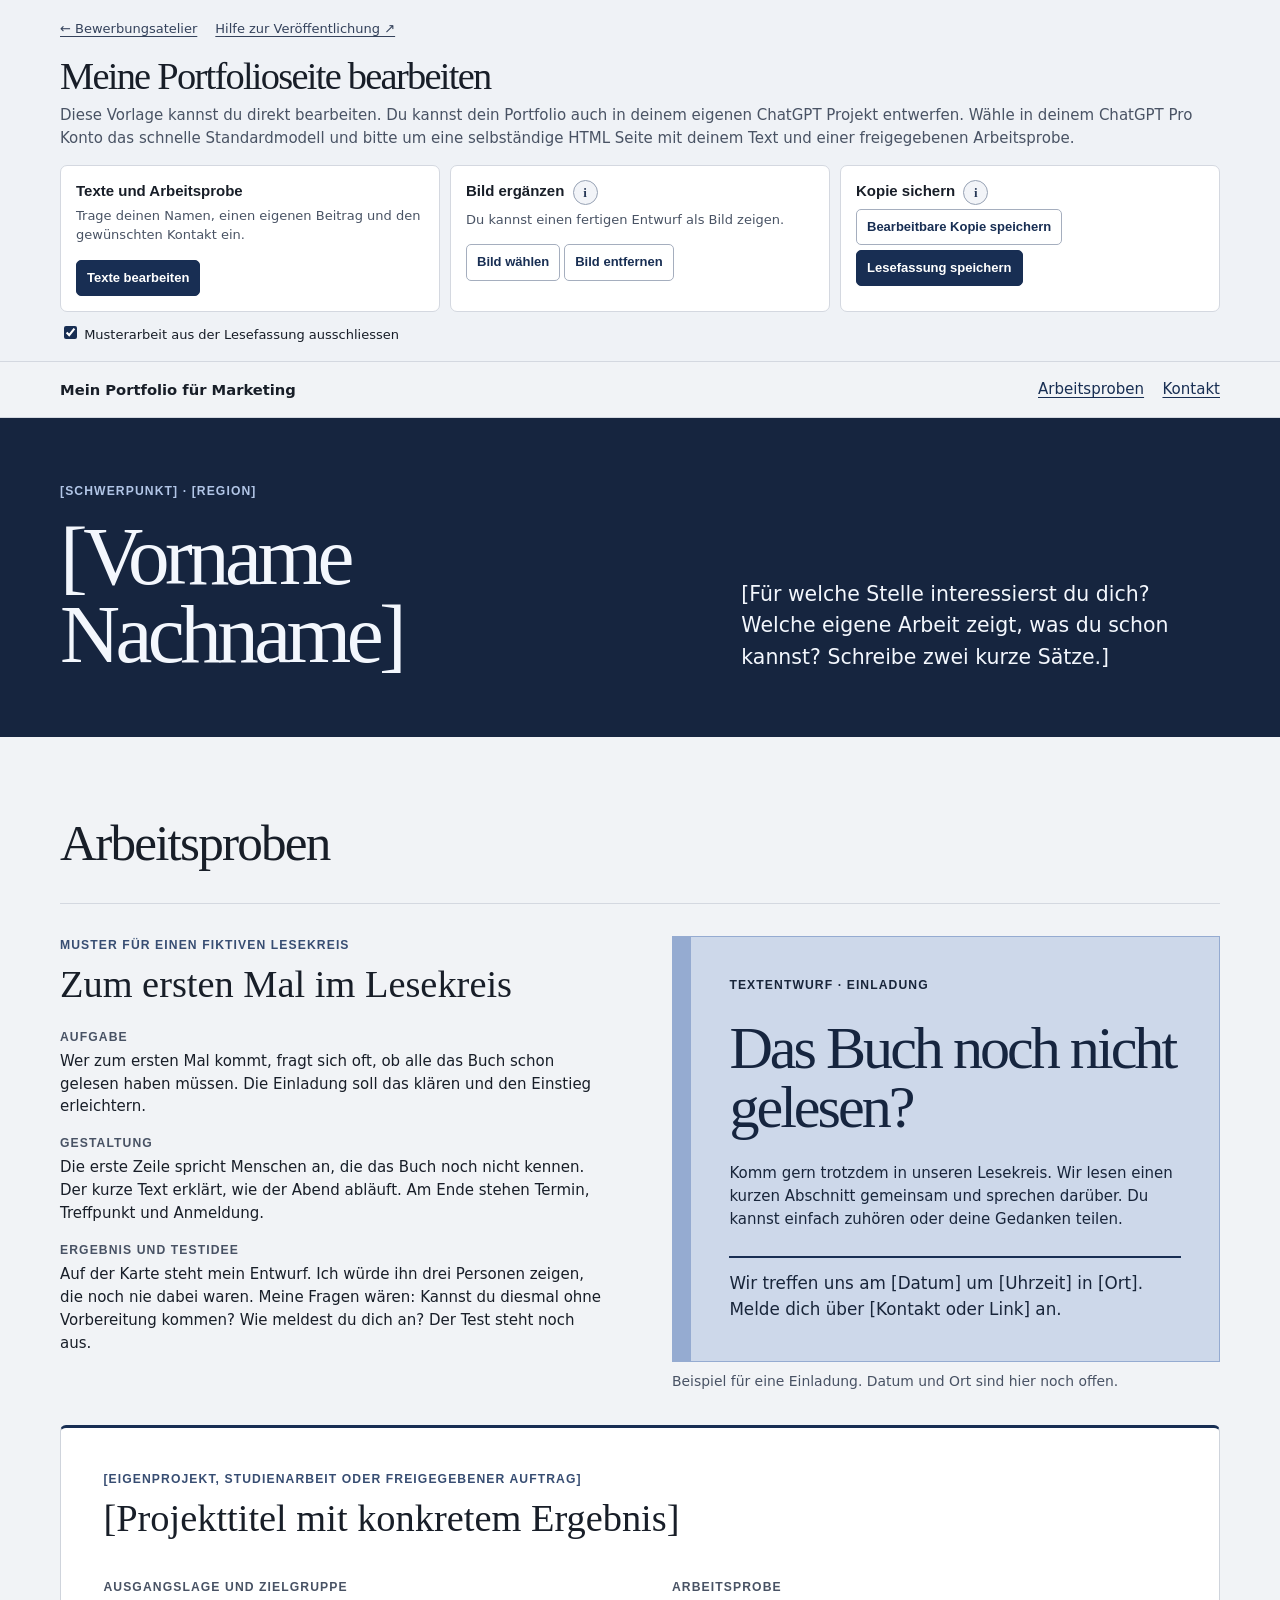
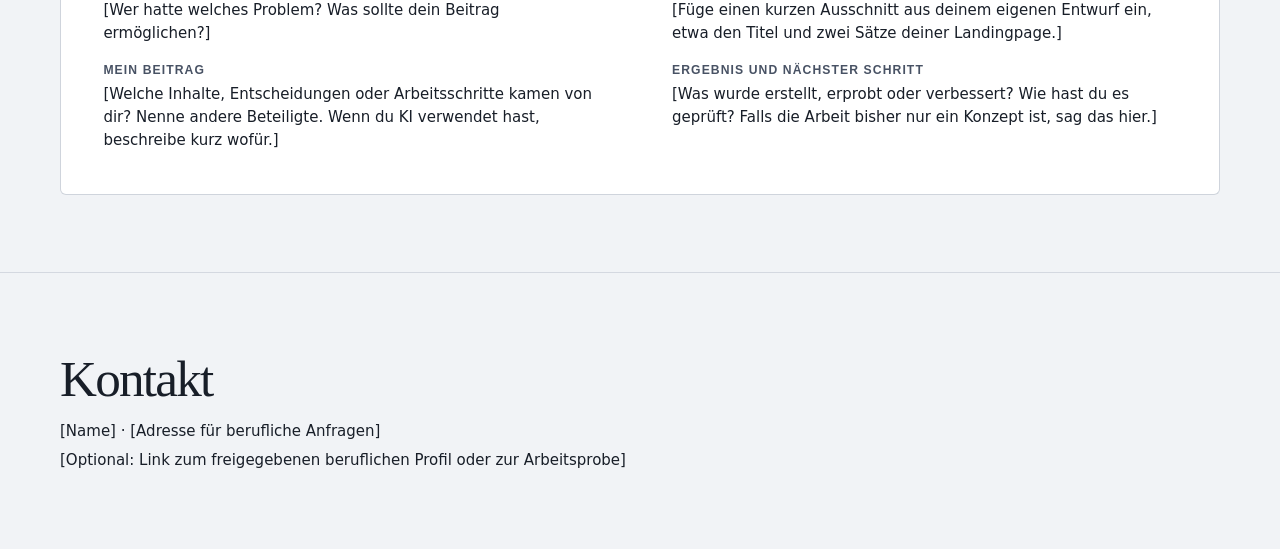
<file: 04 Portfolio.html>
<!doctype html>
<html lang="de">
<head>
<meta charset="utf-8">
<meta name="viewport" content="width=device-width, initial-scale=1">
<meta name="robots" content="noindex,nofollow">
<title>Mein Portfolio für Marketing · Arbeitsproben</title>
<style>
:root { color-scheme: light; --ink:#141e2e; --forest:#0b1d3b; --muted:#444e5e; --paper:#f0f3f9; --rule:#b7becb; --acid:#84a9e9; --accent:#a73f24; }
* { box-sizing:border-box; }
body { margin:0; background:var(--paper); color:var(--ink); font:1rem/1.58 'Segoe UI',Arial,sans-serif; }
a { color:inherit; text-underline-offset:.2em; }
h1,h2,h3,p,dl,dd { margin:0; }
h1,h2,h3,.poster-copy { font-family:Georgia,'Times New Roman',serif; font-weight:400; }
h1 { font-size:clamp(3.2rem,8vw,7.7rem); line-height:.94; letter-spacing:-.055em; overflow-wrap:anywhere; max-width:13ch; }
h2 { font-size:clamp(2.1rem,4vw,3.6rem); line-height:1.12; letter-spacing:-.035em; }
h3 { font-size:clamp(1.75rem,3vw,2.65rem); line-height:1.12; }
.frame { width:min(1100px,calc(100% - 3rem)); margin:auto; }
.skip { position:absolute; left:.8rem; top:-4rem; z-index:4; padding:.5rem; background:white; }
.skip:focus { top:.5rem; }
:focus-visible { outline:3px solid #d15d25; outline-offset:3px; }
.editor { color:#16243d; background:#dde1e9; border-bottom:1px solid var(--rule); }
.editor details { padding:.6rem 0; }
.editor summary { cursor:pointer; font-size:.92rem; font-weight:650; width:fit-content; }
.editor details p { max-width:80ch; margin:.65rem 0; }
button { margin:.2rem .4rem .2rem 0; border:1px solid var(--forest); border-radius:.3rem; padding:.55rem .9rem; font:inherit; cursor:pointer; color:var(--forest); background:white; }
button.primary { color:white; background:var(--forest); }
body.editing [data-field] { outline:1px dashed #86632b; outline-offset:2px; }
body.editing [data-field]:focus { outline:3px solid #da7930; }
header { border-bottom:1px solid var(--rule); }
.bar { display:flex; align-items:center; justify-content:space-between; gap:1rem; flex-wrap:wrap; padding:1rem 0; }
.mark { font-size:.92rem; font-weight:700; }
nav { display:flex; flex-wrap:wrap; gap:1.15rem; font-size:.94rem; }
.hero { padding:clamp(3rem,8vw,7rem) 0; background:var(--forest); color:#f3f7fd; }
.eyebrow,dt,.label { font:700 .76rem/1.5 'Segoe UI',Arial,sans-serif; letter-spacing:.09em; text-transform:uppercase; }
.hero .eyebrow { color:var(--acid); margin:0 0 1rem; }
.hero-grid { display:grid; grid-template-columns:1.35fr 1fr; align-items:end; gap:2.2rem; }
.hero-copy { max-width:37ch; font-size:clamp(1.05rem,1.6vw,1.32rem); }
section.work,section.contact { padding:clamp(2.4rem,6vw,5rem) 0; }
.case { margin-top:2rem; border-top:1px solid var(--rule); padding-top:2rem; }
.case-layout { display:grid; grid-template-columns:1fr 1fr; gap:clamp(1.6rem,5vw,4rem); }
.label { color:var(--accent); margin-bottom:.55rem; }
dl { margin:1.35rem 0 0; }
dt { color:var(--muted); margin:1rem 0 .22rem; }
dd { max-width:60ch; }
figure { margin:0; }
.poster { background:#b2c8ed; border:1px solid #8294b4; border-left:clamp(.65rem,2vw,1.2rem) solid var(--forest); padding:clamp(1.4rem,3vw,2.7rem); display:flex; flex-direction:column; justify-content:space-between; gap:1.6rem; min-height:21rem; color:#18253a; }
.poster-copy { font-size:clamp(2.25rem,4.7vw,4.65rem); line-height:.97; letter-spacing:-.05em; }
.poster-foot { border-top:2px solid var(--forest); padding-top:.8rem; font-size:1.05rem; }
figcaption { margin-top:.6rem; font-size:.87rem; color:var(--muted); }
.myproject { background:#e4e7ed; padding:clamp(1.3rem,4vw,2.65rem); border-top:.3rem solid var(--forest); }
.last { border-top:1px solid var(--rule); }
.contact h2 { margin-bottom:.8rem; }
.contact p + p { margin-top:.4rem; }
body [data-field] { overflow-wrap:anywhere; white-space:pre-line; }
@media(max-width:680px) { .frame { width:calc(100% - 2rem); } .hero-grid,.case-layout { grid-template-columns:1fr; } .hero-grid { gap:1.4rem; } .poster { min-height:15rem; } }
@media print { body { background:white; color:#161f2e; font-size:10pt; } .frame { width:100%; } .editor,nav,.skip { display:none; } .hero { padding:1rem 0; background:white; color:#141e2e; } .hero .eyebrow { color:#16243b; } h1 { font-size:34pt; } h2 { font-size:23pt; } .work,.contact,.case { padding:1rem 0 !important; } .poster { min-height:auto; } article { break-inside:avoid; } }
</style><style id="editorLayout">
:root{--ink:#181e28;--forest:#182e53;--paper:#f1f3f6;--muted:#485264;--rule:#d4d8e0;--acid:#b2c6e7;--accent:#374d72}
body{font:15px/1.53 Inter,'Segoe UI',system-ui,sans-serif}.frame{width:min(1160px,calc(100% - 52px))}
.editor{padding:19px 0 15px;background:#eff2f6;color:#181e28}.toolnav{display:flex;gap:18px;flex-wrap:wrap}.toolnav a{font-size:13px;color:#34425b}.editor h2{font:normal clamp(27px,3vw,40px)/1.14 Georgia,serif;margin:16px 0 3px;letter-spacing:-.045em}.toolintro,.toolcard p{color:#495364;margin:5px 0 11px}.toolgrid{display:grid;grid-template-columns:repeat(3,1fr);gap:10px;margin:15px 0 11px}.toolcard{padding:14px 15px;background:white;border:1px solid #d4d8e0;border-radius:7px;min-width:0}.toolcard h3{font:650 15px/1.4 'Segoe UI',sans-serif;letter-spacing:0}.toolcard p{font-size:13px}.editor button:not(.minihelp button),.pick{border:1px solid #a5aebe;border-radius:5px;font:650 13px/1.4 'Segoe UI',sans-serif;padding:8px 10px;background:white;color:#182e53;cursor:pointer;display:inline-flex;align-items:center;margin:4px 4px 1px 0}.editor .toolcard button.primary{color:white;background:#182e53;border-color:#182e53}.pick{position:relative}.pick input{width:100%;height:100%;position:absolute;inset:0;opacity:0;cursor:pointer}.pick:focus-within{outline:3px solid #997500}.samplecheck{font-size:13px}.samplecheck input{accent-color:#182e53}.editor #status:not(:empty){margin:9px 0 0;padding:9px 12px;border-left:3px solid #5d7297;font-size:14px;background:#fff}.hero{background:#16253f;padding:clamp(2.5rem,5vw,4.7rem) 0}.hero h1{font-size:clamp(3rem,6.5vw,6.4rem);max-width:none}.case.myproject{border:1px solid #cfd4dc;border-top:3px solid #182e53;border-radius:6px;background:white}.poster{background:#cdd8ea;border-color:#95abd1}.poster-copy{color:#16253f}nav a{color:#182e53}
.minihelp{position:relative;display:inline-flex;vertical-align:middle}.minihelp button{margin:0 .25rem;border:1px solid #97a2b4;background:#f2f4f8;color:#273856;border-radius:50%;width:25px;height:25px;padding:0;min-height:0;text-align:center;font:700 13px/23px Georgia,serif;cursor:help}.minihelp [role=tooltip]{display:none;position:absolute;bottom:calc(100% + 6px);left:-80px;width:min(235px,72vw);padding:.6rem .8rem;border:1px solid #bdc6d4;border-radius:5px;box-shadow:0 3px 13px #14213822;background:#f2f5fb;color:#222c3d;font:normal 13px/1.45 'Segoe UI',sans-serif;z-index:5;text-align:left}.minihelp:hover [role=tooltip],.minihelp:focus-within [role=tooltip],.minihelp.on [role=tooltip]{display:block}.minihelp.closed [role=tooltip]{display:none}
@media(max-width:760px){.toolgrid{grid-template-columns:1fr}.frame{width:calc(100% - 32px)}.editor h2{margin-top:13px}.toolcard{padding:11px 13px}.toolintro{font-size:14px}.hero-grid{grid-template-columns:1fr}.minihelp [role=tooltip]{left:-95px}}
@media print{.editor{display:none}.hero{color:#131d2e;background:white}.hero .eyebrow{color:#364257}}
</style>
</head>
<body>

<a class="skip" href="#inhalt">Zum Inhalt</a>
<section class="editor" id="werkbank" aria-labelledby="editorTitle"><div class="frame">
<div class="toolnav"><a href="index.html">← Bewerbungsatelier</a><a href="veroeffentlichen.html">Hilfe zur Veröffentlichung ↗</a></div>
<h2 id="editorTitle">Meine Portfolioseite bearbeiten</h2>
<p class="toolintro">Diese Vorlage kannst du direkt bearbeiten. Du kannst dein Portfolio auch in deinem eigenen ChatGPT Projekt entwerfen. Wähle in deinem ChatGPT Pro Konto das schnelle Standardmodell und bitte um eine selbständige HTML Seite mit deinem Text und einer freigegebenen Arbeitsprobe.</p>
<div class="toolgrid">
<div class="toolcard"><h3>Texte und Arbeitsprobe</h3><p>Trage deinen Namen, einen eigenen Beitrag und den gewünschten Kontakt ein.</p><button class="primary" type="button" id="edit" aria-pressed="false">Texte bearbeiten</button></div>
<div class="toolcard"><h3>Bild ergänzen <span class="minihelp"><button type="button" aria-label="Hilfe zur Bilddatei" aria-describedby="bildinfo">i</button><span role="tooltip" id="bildinfo">Verwende einen eigenen oder freigegebenen Ausschnitt. Das Bild bleibt in deiner HTML Datei. JPG, PNG und WebP bis 12 MB sind möglich.</span></span></h3><p>Du kannst einen fertigen Entwurf als Bild zeigen.</p><label class="pick">Bild wählen<input type="file" id="imageFile" accept="image/png,image/jpeg,image/webp"></label><button type="button" id="removeImage">Bild entfernen</button></div>
<div class="toolcard"><h3>Kopie sichern <span class="minihelp"><button type="button" aria-label="Hilfe zu den beiden Fassungen" aria-describedby="kopieinfo">i</button><span role="tooltip" id="kopieinfo">Die bearbeitbare Kopie ist für spätere Änderungen. Die Lesefassung enthält die fertige Seite für Arbeitgeber und heisst index.html.</span></span></h3><button type="button" id="save">Bearbeitbare Kopie speichern</button><button class="primary" type="button" id="share">Lesefassung speichern</button></div>
</div><label class="samplecheck"><input type="checkbox" id="sample" checked> Musterarbeit aus der Lesefassung ausschliessen</label><p id="status" role="status"></p></div></section>
<header><div class="bar frame"><span class="mark">Mein Portfolio für Marketing</span><nav aria-label="Inhalt"><a href="#arbeiten">Arbeitsproben</a><a href="#kontakt">Kontakt</a></nav></div></header>
<main id="inhalt">
<section class="hero" aria-label="Profil"><div class="frame hero-grid"><div><p class="eyebrow" data-field>[Schwerpunkt] · [Region]</p><h1 data-field>[Vorname Nachname]</h1></div><p class="hero-copy" data-field>[Für welche Stelle interessierst du dich? Welche eigene Arbeit zeigt, was du schon kannst? Schreibe zwei kurze Sätze.]</p></div></section>
<section class="frame work" id="arbeiten"><h2>Arbeitsproben</h2>

<article class="case case-layout" id="muster"><div><p class="label">Muster für einen fiktiven Lesekreis</p><h3>Zum ersten Mal im Lesekreis</h3>
<dl><dt>Aufgabe</dt><dd>Wer zum ersten Mal kommt, fragt sich oft, ob alle das Buch schon gelesen haben müssen. Die Einladung soll das klären und den Einstieg erleichtern.</dd><dt>Gestaltung</dt><dd>Die erste Zeile spricht Menschen an, die das Buch noch nicht kennen. Der kurze Text erklärt, wie der Abend abläuft. Am Ende stehen Termin, Treffpunkt und Anmeldung.</dd><dt>Ergebnis und Testidee</dt><dd>Auf der Karte steht mein Entwurf. Ich würde ihn drei Personen zeigen, die noch nie dabei waren. Meine Fragen wären: Kannst du diesmal ohne Vorbereitung kommen? Wie meldest du dich an? Der Test steht noch aus.</dd></dl></div>
<figure><div class="poster"><span class="eyebrow">Textentwurf · Einladung</span><p class="poster-copy">Das Buch noch nicht gelesen?</p><p>Komm gern trotzdem in unseren Lesekreis. Wir lesen einen kurzen Abschnitt gemeinsam und sprechen darüber. Du kannst einfach zuhören oder deine Gedanken teilen.</p><p class="poster-foot">Wir treffen uns am [Datum] um [Uhrzeit] in [Ort]. Melde dich über [Kontakt oder Link] an.</p></div><figcaption>Beispiel für eine Einladung. Datum und Ort sind hier noch offen.</figcaption></figure>
</article>


<article class="case myproject"><p class="label" data-field>[Eigenprojekt, Studienarbeit oder freigegebener Auftrag]</p><h3 data-field>[Projekttitel mit konkretem Ergebnis]</h3>
<div class="case-layout"><dl><dt>Ausgangslage und Zielgruppe</dt><dd data-field>[Wer hatte welches Problem? Was sollte dein Beitrag ermöglichen?]</dd><dt>Mein Beitrag</dt><dd data-field>[Welche Inhalte, Entscheidungen oder Arbeitsschritte kamen von dir? Nenne andere Beteiligte. Wenn du KI verwendet hast, beschreibe kurz wofür.]</dd></dl><dl><dt>Arbeitsprobe</dt><dd data-field>[Füge einen kurzen Ausschnitt aus deinem eigenen Entwurf ein, etwa den Titel und zwei Sätze deiner Landingpage.]</dd><dt>Ergebnis und nächster Schritt</dt><dd data-field>[Was wurde erstellt, erprobt oder verbessert? Wie hast du es geprüft? Falls die Arbeit bisher nur ein Konzept ist, sag das hier.]</dd></dl></div><figure id="ownFigure" hidden style="margin-top:24px"><img id="ownImage" alt="" style="display:block;max-width:100%;max-height:70vh;object-fit:contain"><figcaption data-field>[Was zeigt dieser Ausschnitt?]</figcaption></figure></article>

</section>
<section class="last contact" id="kontakt"><div class="frame"><h2>Kontakt</h2><p data-field>[Name] · [Adresse für berufliche Anfragen]</p><p data-field>[Optional: Link zum freigegebenen beruflichen Profil oder zur Arbeitsprobe]</p></div></section>
</main>
<script>
document.querySelectorAll('.minihelp button').forEach(function(button){const help=button.parentElement;button.addEventListener('click',function(){const expanded=help.classList.contains('on');help.classList.toggle('on',!expanded);help.classList.toggle('closed',expanded)});help.addEventListener('pointerenter',()=>help.classList.remove('closed'));button.addEventListener('blur',()=>help.classList.remove('on','closed'));button.addEventListener('keydown',function(event){if(event.key==='Escape'){help.classList.remove('on');help.classList.add('closed')}})});
const editor = document.querySelector('#werkbank');
const editButton = document.querySelector('#edit');
const status = document.querySelector('#status');
const fields = Array.from(document.querySelectorAll('[data-field]'));
editButton.addEventListener('click', () => {
  const active = document.body.classList.toggle('editing');
  fields.forEach(field => {
    if (active) field.setAttribute('contenteditable','plaintext-only');
    else field.removeAttribute('contenteditable');
  });
  if(active)document.querySelector('h1[data-field]')?.focus();
  editButton.setAttribute('aria-pressed', String(active));
  editButton.textContent = active ? 'Bearbeitung beenden' : 'Texte bearbeiten';
  status.textContent = active ? 'Texte sind freigegeben. Zum Bearbeiten einen Text auswählen.' : 'Die Bearbeitung ist beendet. Du kannst jetzt deine Kopie speichern.';
});
const ownFigure=document.getElementById('ownFigure'), ownImage=document.getElementById('ownImage'), imageFile=document.getElementById('imageFile');
let imageRequest=0;
imageFile.addEventListener('change',async ()=>{
  const request=++imageRequest;
  const file=imageFile.files[0];
  if (!file) return;
  if (!['image/png','image/jpeg','image/webp'].includes(file.type)||file.size>12*1024*1024){status.textContent='Bitte wähle ein JPG, PNG oder WebP bis 12 MB.';return}
  const source=URL.createObjectURL(file), preview=new Image();
  try{
    preview.src=source; await preview.decode();
    if(request!==imageRequest)return;
    const ratio=Math.min(1,1500/Math.max(preview.width,preview.height));
    const canvas=document.createElement('canvas');canvas.width=Math.max(1,Math.round(preview.width*ratio));canvas.height=Math.max(1,Math.round(preview.height*ratio));
    const ctx=canvas.getContext('2d');ctx.fillStyle='white';ctx.fillRect(0,0,canvas.width,canvas.height);ctx.drawImage(preview,0,0,canvas.width,canvas.height);
    ownImage.src=canvas.toDataURL('image/jpeg',.87);ownFigure.hidden=false;status.textContent='Dein Bild ist eingefügt. Ergänze unter der Arbeitsprobe einen Bildtext und speichere deine Kopie.';
  }catch{status.textContent='Das Bild liess sich nicht öffnen. Bitte versuche ein anderes Bild.'}finally{URL.revokeObjectURL(source);imageFile.value=''}
});
document.getElementById('removeImage').addEventListener('click',()=>{imageRequest++;ownFigure.hidden=true;ownImage.removeAttribute('src');imageFile.value='';status.textContent='Das Bild wurde entfernt.'});
function saveCopy(readOnly) {
  const copy = document.createElement('html');
  copy.lang = 'de';
  const cleanHead = document.createElement('head');
  document.head.querySelectorAll('meta[charset], meta[name=viewport], meta[name=robots], title, style').forEach(node => cleanHead.appendChild(node.cloneNode(true)));
  const cleanBody = document.createElement('body');
  document.body.querySelectorAll(':scope > .skip, :scope > #werkbank, :scope > header, :scope > main, :scope > script').forEach(node => cleanBody.appendChild(node.cloneNode(true)));
  copy.append(cleanHead, cleanBody);
  copy.querySelectorAll('[contenteditable]').forEach(field => field.removeAttribute('contenteditable'));
  copy.querySelector('body').classList.remove('editing');
  const sampleBox = editor.querySelector('#sample');
  if (readOnly) {
    if (sampleBox.checked) copy.querySelector('#muster')?.remove();
    const fig=copy.querySelector('#ownFigure');
    if(fig.hidden)fig.remove();else fig.querySelector('img').alt=fig.querySelector('figcaption').textContent.trim();
    const optional=copy.querySelector('#kontakt p:last-child');
    if(!optional.textContent.trim()||optional.textContent.includes('[Optional'))optional.remove();
    const unfilled=Array.from(copy.querySelectorAll('[data-field]')).filter(x=>!x.textContent.trim()||/\[[^\]]+\]/.test(x.textContent));
    if(unfilled.length){status.textContent='Ergänze vor der Veröffentlichung noch '+unfilled.length+' Textfeld'+(unfilled.length===1?'':'er')+'. Der erste offene Eintrag lautet „'+(unfilled[0].textContent.trim()||'leeres Feld')+'“. Deine bearbeitbare Kopie kannst du jederzeit speichern.';return}
    copy.querySelector('title').textContent=copy.querySelector('h1').textContent.trim()+' · Marketingportfolio';
    copy.querySelectorAll('[data-field]').forEach(x=>{x.removeAttribute('data-field')});
    copy.querySelector('meta[name=robots]')?.remove();
    copy.querySelector('#werkbank').remove();
    copy.querySelectorAll('script, .minihelp, [contenteditable], [data-gramm], grammarly-extension, grammarly-desktop-integration').forEach(node=>node.remove());
  } else {
    copy.querySelector('.toolnav')?.remove();
    copy.querySelector('#sample').toggleAttribute('checked',sampleBox.checked);
    copy.querySelector('#edit').setAttribute('aria-pressed','false');
    copy.querySelector('#edit').textContent='Texte bearbeiten';
    copy.querySelector('#status').textContent='';
  }
  const file = new Blob(['<!doctype html>\n',copy.outerHTML],{type:'text/html;charset=utf-8'});
  const url = URL.createObjectURL(file);
  const link = document.createElement('a');
  link.href=url;
  link.download=readOnly ? 'index.html' : 'Mein_Portfolio_bearbeitbar.html';
  document.body.appendChild(link);
  link.click();
  link.remove();
  window.setTimeout(()=>URL.revokeObjectURL(url),3000);
  status.textContent = 'Der Download ist angefordert. Öffne die gespeicherte Datei zur Kontrolle.';
}
document.querySelector('#save').addEventListener('click',()=>saveCopy(false));
document.querySelector('#share').addEventListener('click',()=>saveCopy(true));
</script>
</body></html>
</file>
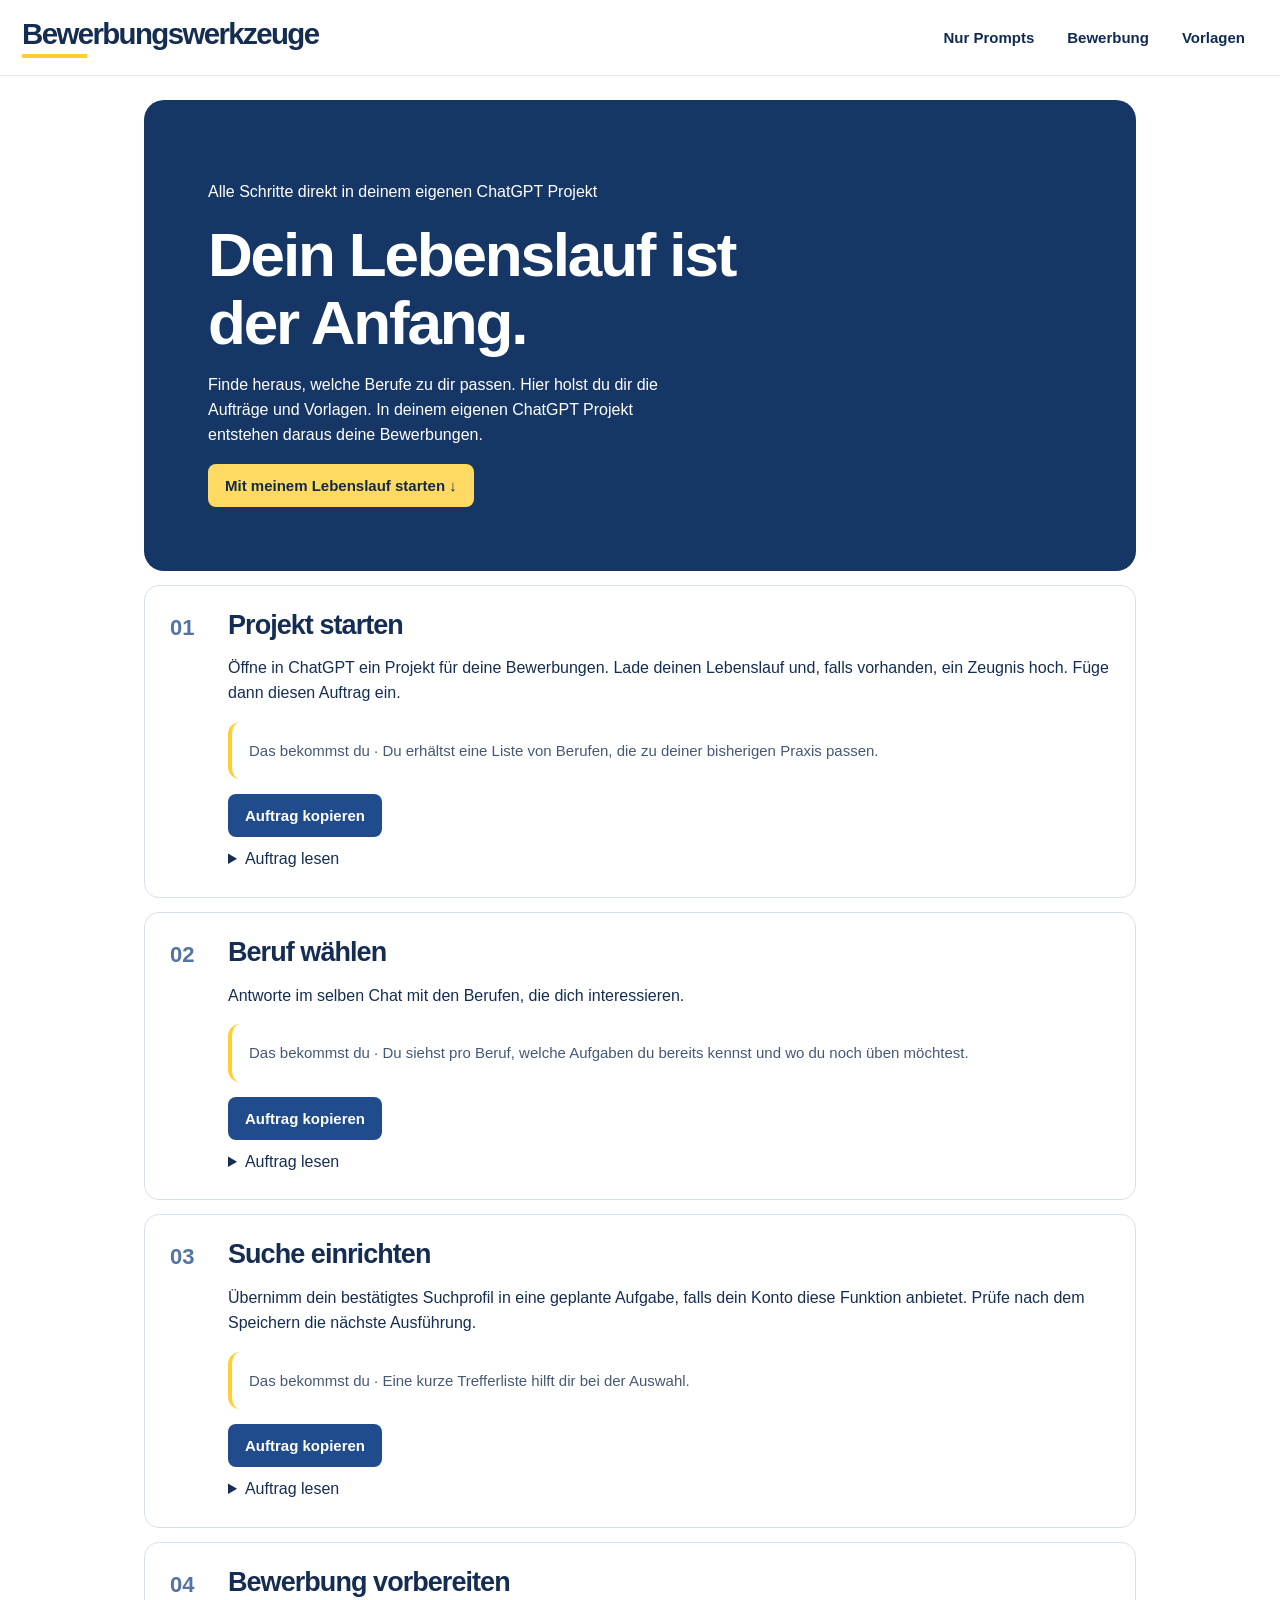
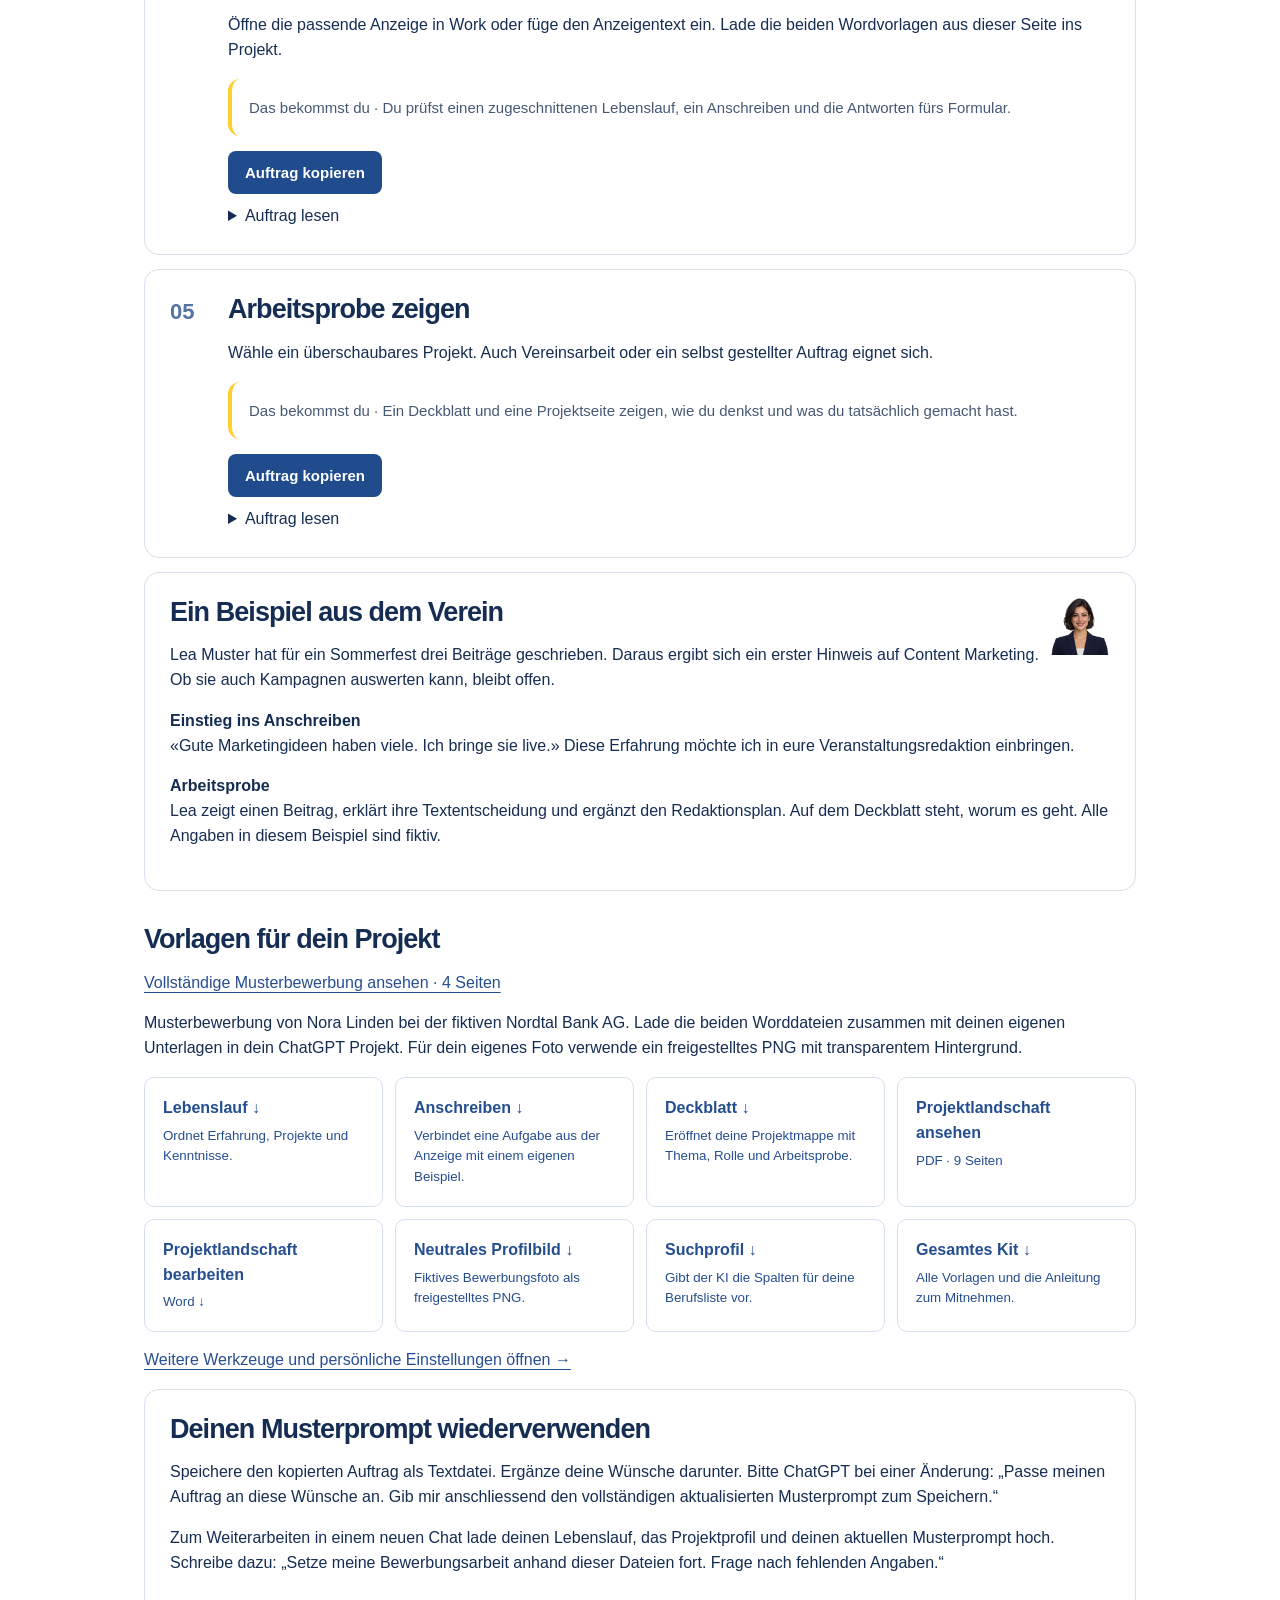
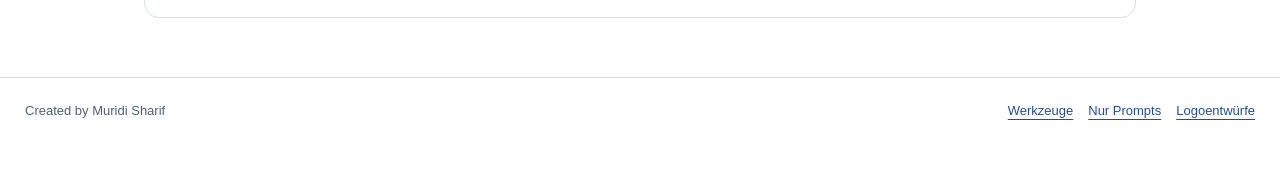
<file: anleitung.html>
<!doctype html><html lang="de"><meta charset="utf-8"><meta name="viewport" content="width=device-width,initial-scale=1"><title>Bewerbungswerkzeuge</title><link rel="stylesheet" href="feinschliff.css"><style>*{box-sizing:border-box}html{scroll-behavior:smooth}body{margin:0;color:#152d52;background:#f7f8fc;font:16px/1.55 "Segoe UI",Arial,sans-serif}header,main,footer{max-width:1040px;margin:auto;padding:24px}header,nav{display:flex;align-items:center;justify-content:space-between;gap:18px}header strong{font-size:20px;letter-spacing:-.7px}header b{background:#183764;color:#ffda5b;padding:5px 9px;border-radius:6px;margin-right:8px}a{color:#254e91;text-underline-offset:4px}.hero{background:#163766;color:white;border-radius:20px;padding:clamp(25px,5vw,65px);position:relative}.hero p{max-width:53ch}.hero a,button{display:inline-block;background:#ffda62;color:#142942;font:700 15px "Segoe UI",sans-serif;border:0;border-radius:8px;padding:13px 17px;text-decoration:none;cursor:pointer}h1,h2,h3{line-height:1.1;letter-spacing:-.035em}h1{font-size:clamp(35px,6vw,62px);max-width:17ch;margin:0}h2{font-size:27px;margin:0}article,aside{background:white;border:1px solid #d8e0ed;border-radius:15px;padding:25px;margin-top:14px}article{display:grid;grid-template-columns:42px 1fr;gap:16px}.nr{font-size:22px;font-weight:800;color:#5474a4}.result{color:#465974;font-size:15px}details{margin-top:10px}details p{border-left:3px solid #ffd650;padding:10px 16px}button{background:#204b8c;color:white;margin-right:10px}#vorlagen{display:grid;grid-template-columns:repeat(auto-fit,minmax(210px,1fr));gap:12px}#vorlagen a{background:white;border:1px solid #d6dfed;border-radius:10px;padding:18px;text-decoration:none}#vorlagen small{display:block;margin-top:5px}footer{color:#516078}section>h2{margin:34px 0 14px}aside img{float:right;width:62px}button:focus-visible,a:focus-visible{outline:3px solid #bd8200;outline-offset:3px}@media(max-width:600px){header,main,footer{padding:14px}header nav a:first-child{display:none}article{padding:17px;gap:6px;grid-template-columns:30px 1fr}}</style><header class="unified"><a class="wordlogo" href="index.html">Bewerbungswerkzeuge</a><nav aria-label="Hauptmenü"><a href="anleitung.html">Nur Prompts</a><a href="index.html#bewerbung">Bewerbung</a><a href="index.html#dateien">Vorlagen</a></nav></header><main><section class="hero"><p>Alle Schritte direkt in deinem eigenen ChatGPT Projekt</p><h1>Dein Lebenslauf ist der Anfang.</h1><p>Finde heraus, welche Berufe zu dir passen. Hier holst du dir die Aufträge und Vorlagen. In deinem eigenen ChatGPT Projekt entstehen daraus deine Bewerbungen.</p><a href="#schritt1">Mit meinem Lebenslauf starten ↓</a></section><article id="schritt1"><div class="nr">01</div><div><h2>Projekt starten</h2><p>Öffne in ChatGPT ein Projekt für deine Bewerbungen. Lade deinen Lebenslauf und, falls vorhanden, ein Zeugnis hoch. Füge dann diesen Auftrag ein.</p><p class="result">Du erhältst eine Liste von Berufen, die zu deiner bisherigen Praxis passen.</p><button type="button" data-copy="p1">Auftrag kopieren</button><details><summary>Auftrag lesen</summary><p id="p1">Arbeite in diesem Projekt als mein Bewerbungsassistent. Merke dir meine bestätigten Angaben im Projektprofil. Halte Suchprofil, Berufsliste, offene Fragen und Bewerbungsstatus in einer herunterladbaren Projektdatei aktuell. Bei einem neuen Chat lade ich diese Datei hoch. Lies die Dateien in diesem Projekt. Stelle mir höchstens zwei Rückfragen zu meinen Interessen und bisherigen Projekten. Erstelle danach eine kurze Berufsliste als Tabelle: Beruf, typische Aufgabe, konkreter Beleg aus meinem Lebenslauf, offene Anforderung, warum der Beruf passen könnte. Trenne meinen bisherigen Beruf von möglichen nächsten Rollen. Erfinde keine Kenntnisse. Frage mich, welche zwei Rollen wir genauer ansehen sollen.</p></details></div></article><article id="schritt2"><div class="nr">02</div><div><h2>Beruf wählen</h2><p>Antworte im selben Chat mit den Berufen, die dich interessieren.</p><p class="result">Du siehst pro Beruf, welche Aufgaben du bereits kennst und wo du noch üben möchtest.</p><button type="button" data-copy="p2">Auftrag kopieren</button><details><summary>Auftrag lesen</summary><p id="p2">Vergleiche meine gewählten Berufe anhand von je vier konkreten Aufgaben. Bitte mich für jede Aufgabe um eine kurze Einschätzung: selbstständig gemacht, mit Hilfe gemacht, neu für mich. Zeige daneben den passenden Beleg oder eine offene Frage. Fasse meine belegten Stärken und Lernfelder zusammen. Erstelle daraus mein Suchprofil als Excel Tabelle mit Beruf, Suchbegriffen, Region, Arbeitszeit, Ausschlüssen und Priorität. Frage nach meinen Wünschen und warte auf meine Bestätigung.</p></details></div></article><article id="schritt3"><div class="nr">03</div><div><h2>Suche einrichten</h2><p>Übernimm dein bestätigtes Suchprofil in eine geplante Aufgabe, falls dein Konto diese Funktion anbietet. Prüfe nach dem Speichern die nächste Ausführung.</p><p class="result">Eine kurze Trefferliste hilft dir bei der Auswahl.</p><button type="button" data-copy="p3">Auftrag kopieren</button><details><summary>Auftrag lesen</summary><p id="p3">Nutze mein bestätigtes Suchprofil für Hersbruck und Nürnberg. Prüfe täglich um 07, 09, 11, 13, 15, 17 und 19 Uhr Ortszeit erreichbare Stellenportale. Ende des Suchfensters ist 20 Uhr. Füge das Suchprofil direkt in die Aufgabe ein, wenn sie meine Projektdateien nicht lesen kann. Sortiere nach Erstveröffentlichung, erkenne doppelte Anzeigen und kennzeichne unzugängliche Portale. Nenne Link, Datum, Pflichtanforderungen, belegte Übereinstimmungen, Lücken und eine begründete Einschätzung. Halte die Treffer in einer Tabelle fest. Schlage einen Termin zur Nachverfolgung vor.</p></details></div></article><article id="schritt4"><div class="nr">04</div><div><h2>Bewerbung vorbereiten</h2><p>Öffne die passende Anzeige in Work oder füge den Anzeigentext ein. Lade die beiden Wordvorlagen aus dieser Seite ins Projekt.</p><p class="result">Du prüfst einen zugeschnittenen Lebenslauf, ein Anschreiben und die Antworten fürs Formular.</p><button type="button" data-copy="p4">Auftrag kopieren</button><details><summary>Auftrag lesen</summary><p id="p4">Bewerbung vorbereiten für diese Anzeige. Arbeite in Kopien von Lebenslauf.docx und Anschreiben.docx aus dem Bewerbungskit. Falls sie fehlen, bitte um beide Dateien. Behalte Textfelder, Spalten, Farben, Schriften, Fotoausschnitt und Abstände bei. Nutze nur meine belegten Angaben. Prüfe nach dem PDF Export zwei Seiten Lebenslauf und eine Seite Anschreiben. Gib mir zwei kurze Einstiege: einmal über eine konkrete Kundenfrage, einmal über ein belegtes eigenes Projekt. Empfiehl den treffenderen. Formuliere ein einseitiges Anschreiben und passe den CV an. Behalte Namen, Zeiträume und Fakten bei. Stelle offene Angaben als Fragen. Erstelle die bearbeitbaren Dateien, falls möglich. Zeige die Freitextantworten und die Anlagenliste. Falls Browserzugriff möglich ist, bereite die Felder bis zur Schlussprüfung vor. Ich prüfe und versende selbst.</p></details></div></article><article id="schritt5"><div class="nr">05</div><div><h2>Arbeitsprobe zeigen</h2><p>Wähle ein überschaubares Projekt. Auch Vereinsarbeit oder ein selbst gestellter Auftrag eignet sich.</p><p class="result">Ein Deckblatt und eine Projektseite zeigen, wie du denkst und was du tatsächlich gemacht hast.</p><button type="button" data-copy="p5">Auftrag kopieren</button><details><summary>Auftrag lesen</summary><p id="p5">Schlage drei kleine Projekte passend zu meiner Wunschrolle und meinem Zeitbudget vor. Frage, welches ich umsetzen möchte. Gib mir dafür Briefing, Arbeitsschritte und ein sichtbares Ergebnis. Nach der Umsetzung frage nach meinem tatsächlichen Beitrag und der Arbeitsprobe. Erstelle aus meinen Antworten eine Portfolioseite mit Ausgangslage, Ziel, Vorgehen, Ergebnis und Reflexion. Nutze das Deckblatt als Layoutvorlage. Kennzeichne Übungsprojekte. Verwende nur eigene oder freigegebene Bilder und behaupte keine gemessene Wirkung ohne Nachweis.</p></details></div></article><aside><img src="Profilbild.png" alt="Anonymes Profilsymbol"><h2>Ein Beispiel aus dem Verein</h2><p>Lea Muster hat für ein Sommerfest drei Beiträge geschrieben. Daraus ergibt sich ein erster Hinweis auf Content Marketing. Ob sie auch Kampagnen auswerten kann, bleibt offen.</p><p><strong>Einstieg ins Anschreiben</strong><br>«Gute Marketingideen haben viele. Ich bringe sie live.» Diese Erfahrung möchte ich in eure Veranstaltungsredaktion einbringen.</p><p><strong>Arbeitsprobe</strong><br>Lea zeigt einen Beitrag, erklärt ihre Textentscheidung und ergänzt den Redaktionsplan. Auf dem Deckblatt steht, worum es geht. Alle Angaben in diesem Beispiel sind fiktiv.</p></aside><section><h2>Vorlagen für dein Projekt</h2><p><a class="btn" href="Musterbewerbung.pdf">Vollständige Musterbewerbung ansehen · 4 Seiten</a></p><p>Musterbewerbung von Nora Linden bei der fiktiven Nordtal Bank AG. Lade die beiden Worddateien zusammen mit deinen eigenen Unterlagen in dein ChatGPT Projekt. Für dein eigenes Foto verwende ein freigestelltes PNG mit transparentem Hintergrund.</p><div id="vorlagen"><a href="Lebenslauf.docx" download><strong>Lebenslauf ↓</strong><small>Ordnet Erfahrung, Projekte und Kenntnisse.</small></a><a href="Anschreiben.docx" download><strong>Anschreiben ↓</strong><small>Verbindet eine Aufgabe aus der Anzeige mit einem eigenen Beispiel.</small></a><a href="Deckblatt.docx" download><strong>Deckblatt ↓</strong><small>Eröffnet deine Projektmappe mit Thema, Rolle und Arbeitsprobe.</small></a><a href="Projektlandschaft.pdf"><strong>Projektlandschaft ansehen</strong><small>PDF · 9 Seiten</small></a><a href="Projektlandschaft.docx" download><strong>Projektlandschaft bearbeiten</strong><small>Word ↓</small></a><a href="Profilbild.png" download><strong>Neutrales Profilbild ↓</strong><small>Fiktives Bewerbungsfoto als freigestelltes PNG.</small></a><a href="Suchprofil.xlsx" download><strong>Suchprofil ↓</strong><small>Gibt der KI die Spalten für deine Berufsliste vor.</small></a><a href="Bewerbungskit.zip" download><strong>Gesamtes Kit ↓</strong><small>Alle Vorlagen und die Anleitung zum Mitnehmen.</small></a></div></section><p><a href="setup.html">Weitere Werkzeuge und persönliche Einstellungen öffnen →</a></p><p id="meldung" role="status"></p><aside><h2>Deinen Musterprompt wiederverwenden</h2><p>Speichere den kopierten Auftrag als Textdatei. Ergänze deine Wünsche darunter. Bitte ChatGPT bei einer Änderung: „Passe meinen Auftrag an diese Wünsche an. Gib mir anschliessend den vollständigen aktualisierten Musterprompt zum Speichern.“</p><p>Zum Weiterarbeiten in einem neuen Chat lade deinen Lebenslauf, das Projektprofil und deinen aktuellen Musterprompt hoch. Schreibe dazu: „Setze meine Bewerbungsarbeit anhand dieser Dateien fort. Frage nach fehlenden Angaben.“</p></aside></main><footer class="unifiedfooter"><span>Created by Muridi Sharif</span><nav><a href="index.html">Werkzeuge</a><a href="anleitung.html">Nur Prompts</a><a href="logos.html">Logoentwürfe</a></nav></footer><script>const legacy=location.hash.slice(1);if(legacy && !document.getElementById(legacy))location.replace('setup.html'+location.hash);document.querySelectorAll('[data-copy]').forEach(b=>b.onclick=async()=>{const t=document.getElementById(b.dataset.copy);try{await navigator.clipboard.writeText(t.textContent);b.textContent='Kopiert ✓'}catch{t.closest('details').open=true;const range=document.createRange();range.selectNodeContents(t);getSelection().removeAllRanges();getSelection().addRange(range);b.textContent='Text markiert · bitte kopieren'}})</script><script defer src="feinschliff.js"></script></html>
</file>
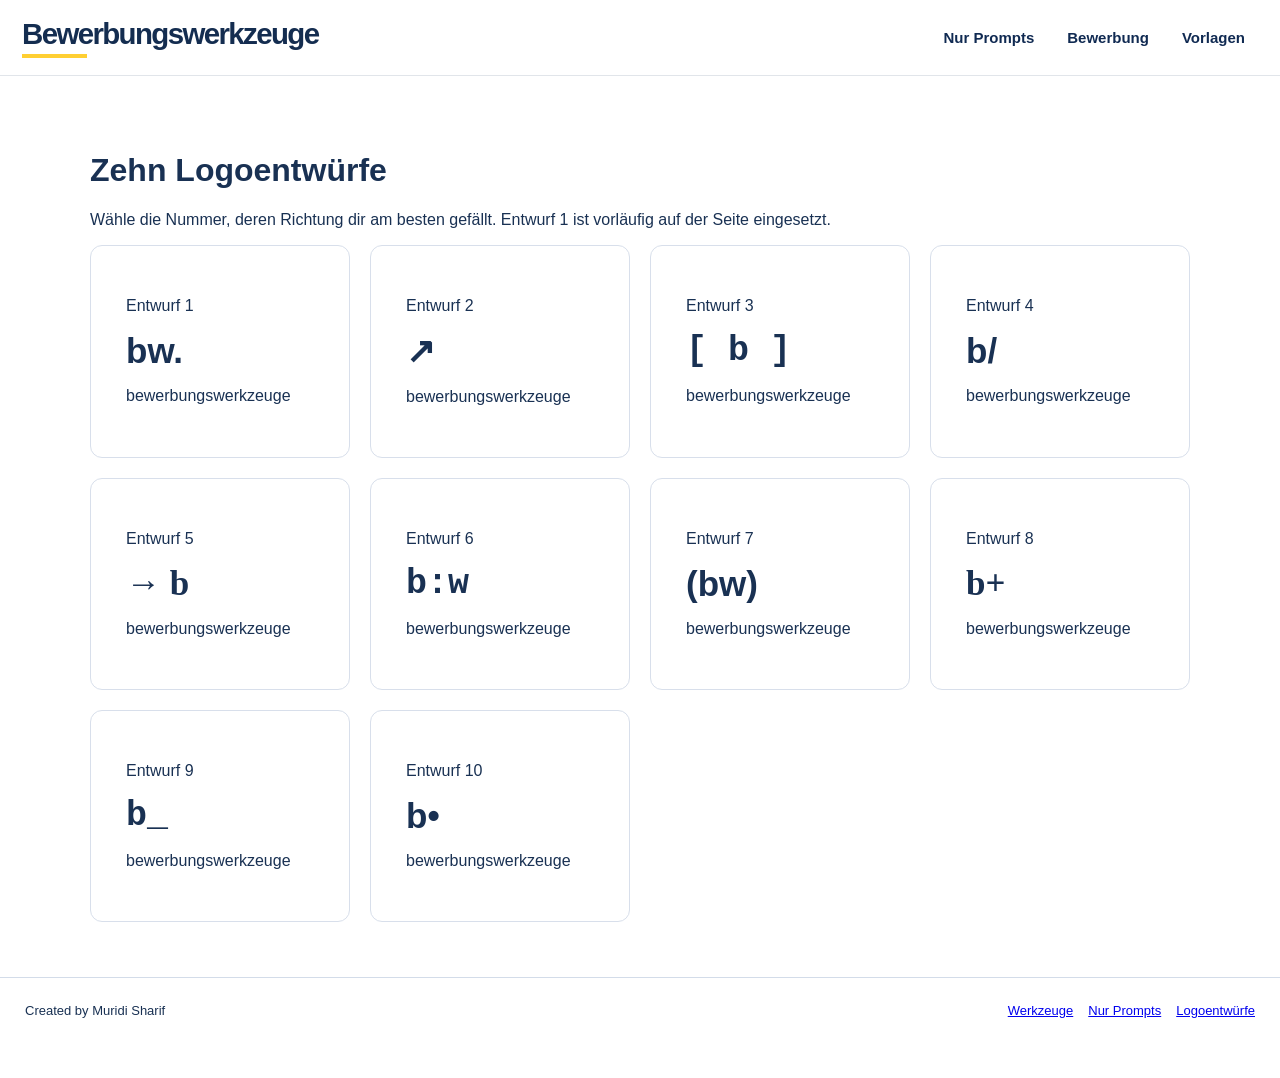
<file: logos.html>
<!doctype html><html lang="de"><meta charset="utf-8"><meta name="viewport" content="width=device-width,initial-scale=1"><link rel="stylesheet" href="feinschliff.css"><style>body{margin:0;background:#f2f4f8;color:#193153;font:16px Segoe UI,sans-serif}main{max-width:1100px;margin:35px auto;padding:20px}</style><header class="unified"><a class="wordlogo" href="index.html">Bewerbungswerkzeuge</a><nav aria-label="Hauptmenü"><a href="anleitung.html">Nur Prompts</a><a href="index.html#bewerbung">Bewerbung</a><a href="index.html#dateien">Vorlagen</a></nav></header><main><h1>Zehn Logoentwürfe</h1><p>Wähle die Nummer, deren Richtung dir am besten gefällt. Entwurf 1 ist vorläufig auf der Seite eingesetzt.</p><div class="logogrid"><article><p>Entwurf 1</p><strong style="font-family:Arial">bw.</strong><p>bewerbungswerkzeuge</p></article><article><p>Entwurf 2</p><strong style="font-family:Segoe UI">↗</strong><p>bewerbungswerkzeuge</p></article><article><p>Entwurf 3</p><strong style="font-family:Courier New">[ b ]</strong><p>bewerbungswerkzeuge</p></article><article><p>Entwurf 4</p><strong style="font-family:Arial">b/</strong><p>bewerbungswerkzeuge</p></article><article><p>Entwurf 5</p><strong style="font-family:Segoe UI">→ b</strong><p>bewerbungswerkzeuge</p></article><article><p>Entwurf 6</p><strong style="font-family:Courier New">b:w</strong><p>bewerbungswerkzeuge</p></article><article><p>Entwurf 7</p><strong style="font-family:Arial">(bw)</strong><p>bewerbungswerkzeuge</p></article><article><p>Entwurf 8</p><strong style="font-family:Segoe UI">b+</strong><p>bewerbungswerkzeuge</p></article><article><p>Entwurf 9</p><strong style="font-family:Courier New">b_</strong><p>bewerbungswerkzeuge</p></article><article><p>Entwurf 10</p><strong style="font-family:Arial">b•</strong><p>bewerbungswerkzeuge</p></article></div></main><footer class="unifiedfooter"><span>Created by Muridi Sharif</span><nav><a href="index.html">Werkzeuge</a><a href="anleitung.html">Nur Prompts</a><a href="logos.html">Logoentwürfe</a></nav></footer></html>
</file>
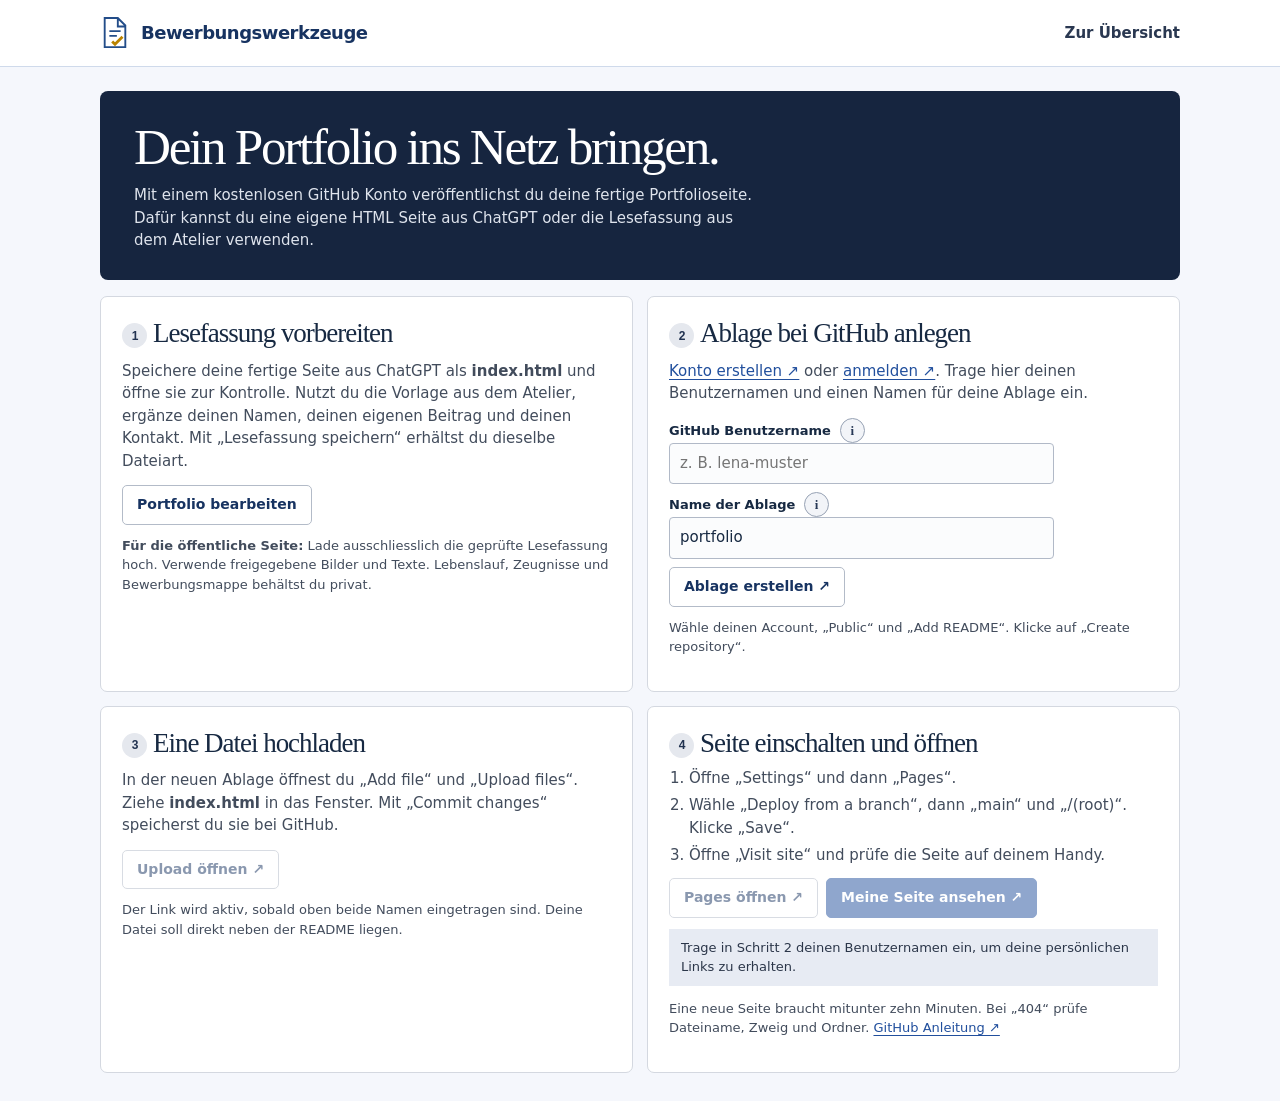
<file: veroeffentlichen.html>
<!doctype html><html lang="de"><head><meta charset="utf-8"><meta name="viewport" content="width=device-width,initial-scale=1"><title>Portfolio veröffentlichen · Bewerbungswerkzeuge</title><link rel="stylesheet" href="atelier.css"><style>
.pframe{width:min(1080px,calc(100% - 52px));margin:auto}.top .pframe{display:flex;min-height:66px;align-items:center;justify-content:space-between;gap:12px}.pubhero{margin:24px 0 16px;padding:28px 34px;background:#16253f;color:white;border-radius:8px}.pubhero h1{font:normal clamp(35px,4vw,57px)/1.08 Georgia,serif;letter-spacing:-.045em;margin:0 0 10px}.pubhero p{max-width:66ch;color:#dfe4ed}.pubgrid{display:grid;grid-template-columns:1fr 1fr;gap:14px;margin:0 0 28px}.pubgrid section{background:white;padding:21px;border:1px solid #d4d8e0;border-radius:7px;min-width:0}.pubgrid h2{font:normal 27px/1.14 Georgia,serif;letter-spacing:-.038em}.pubgrid h2 i{font:650 12px/1 sans-serif;display:inline-grid;place-items:center;width:25px;height:25px;margin-right:6px;border-radius:50%;color:#213250;background:#e5e8ee;vertical-align:middle}.pubgrid p{margin:11px 0 13px;color:#424c5c}.pubgrid .note{font-size:13px}.pubgrid input{display:block;width:100%;max-width:385px;padding:8px 10px;border:1px solid #a9b2c1;border-radius:5px;margin-bottom:8px}.pubgrid label{font-weight:650;font-size:13px}.publinks{display:flex;gap:8px;align-items:center;flex-wrap:wrap}.publinks a[aria-disabled=true]{pointer-events:none;opacity:.5}.pubgrid .state{background:#e7ebf3;color:#2b3649;padding:9px 12px;font-size:13px;overflow-wrap:anywhere}.small{font-size:13px}.pubnav a{color:#2a3851;font-weight:650;text-decoration:none}.pubgrid h3{font:650 15px/1.42 'Segoe UI',sans-serif}.pubgrid ol{padding-left:20px;margin:9px 0 12px;color:#424c5c}.pubgrid li{margin:.3em 0}.minihelp{position:relative;display:inline-flex;vertical-align:middle}.minihelp button{margin:0 .25rem;border:1px solid #97a2b4;background:#f2f4f8;color:#273856;border-radius:50%;width:25px;height:25px;padding:0;min-height:0;text-align:center;font:700 13px/23px Georgia,serif;cursor:help}.minihelp [role=tooltip]{display:none;position:absolute;bottom:calc(100% + 6px);left:-80px;width:min(235px,72vw);padding:.6rem .8rem;border:1px solid #bdc6d4;border-radius:5px;box-shadow:0 3px 13px #14213822;background:#f2f5fb;color:#222c3d;font:normal 13px/1.45 'Segoe UI',sans-serif;z-index:5;text-align:left}.minihelp:hover [role=tooltip],.minihelp:focus-within [role=tooltip],.minihelp.on [role=tooltip]{display:block}.minihelp.closed [role=tooltip]{display:none}
@media(max-width:690px){.pframe{width:calc(100% - 28px)}.top .pframe{min-height:55px}.pubgrid{grid-template-columns:1fr}.pubgrid section{padding:17px}.pubhero{padding:20px;margin:12px 0}.pubnav{font-size:13px}.brand{font-size:20px}.minihelp [role=tooltip]{left:-110px}}
</style></head><body><a class="skip" href="#inhalt">Zum Inhalt</a><header class="top"><div class="pframe"><a class="brand" href="index.html"><svg aria-hidden="true" viewBox="0 0 32 36" width="30" height="34" fill="none"><path d="M5 2h14l8 8v23H5z M19 2v9h8 M10 16h12 M10 21h8" stroke="#234d89" stroke-width="2"/><path d="m13 27 3 3 8-8" stroke="#b98300" stroke-width="3"/></svg>Bewerbungswerkzeuge</a><nav class="pubnav"><a href="index.html">Zur Übersicht</a></nav></div></header><main id="inhalt" class="pframe"><div class="pubhero"><h1>Dein Portfolio ins Netz bringen.</h1><p>Mit einem kostenlosen GitHub Konto veröffentlichst du deine fertige Portfolioseite. Dafür kannst du eine eigene HTML Seite aus ChatGPT oder die Lesefassung aus dem Atelier verwenden.</p></div><div class="pubgrid">
<section><h2><i>1</i>Lesefassung vorbereiten</h2><p>Speichere deine fertige Seite aus ChatGPT als <b>index.html</b> und öffne sie zur Kontrolle. Nutzt du die Vorlage aus dem Atelier, ergänze deinen Namen, deinen eigenen Beitrag und deinen Kontakt. Mit „Lesefassung speichern“ erhältst du dieselbe Dateiart.</p><a class="btn" href="04 Portfolio.html">Portfolio bearbeiten</a><p class="note"><b>Für die öffentliche Seite:</b> Lade ausschliesslich die geprüfte Lesefassung hoch. Verwende freigegebene Bilder und Texte. Lebenslauf, Zeugnisse und Bewerbungsmappe behältst du privat.</p></section>
<section><h2><i>2</i>Ablage bei GitHub anlegen</h2><p><a href="https://github.com/signup" target="_blank" rel="noopener">Konto erstellen ↗</a> oder <a href="https://github.com/login" target="_blank" rel="noopener">anmelden ↗</a>. Trage hier deinen Benutzernamen und einen Namen für deine Ablage ein.</p>
<label for="user">GitHub Benutzername</label> <span class="minihelp"><button type="button" aria-label="Hilfe zum GitHub Benutzernamen" aria-describedby="gituser">i</button><span role="tooltip" id="gituser">Du findest ihn in deinem GitHub Profil. Er steht in der Adresszeile hinter github.com/.</span></span><input id="user" autocomplete="off" autocapitalize="none" spellcheck="false" placeholder="z. B. lena-muster" maxlength="39"><label for="repo">Name der Ablage</label> <span class="minihelp"><button type="button" aria-label="Hilfe zur Ablage" aria-describedby="gitrepo">i</button><span role="tooltip" id="gitrepo">Bei GitHub heisst die Ablage Repository. Der Name wird Teil der öffentlichen Adresse.</span></span><input id="repo" autocomplete="off" autocapitalize="none" spellcheck="false" value="portfolio" maxlength="80"><a class="btn" id="create" href="https://github.com/new" target="_blank" rel="noopener">Ablage erstellen ↗</a><p class="note">Wähle deinen Account, „Public“ und „Add README“. Klicke auf „Create repository“.</p></section>
<section><h2><i>3</i>Eine Datei hochladen</h2><p>In der neuen Ablage öffnest du „Add file“ und „Upload files“. Ziehe <b>index.html</b> in das Fenster. Mit „Commit changes“ speicherst du sie bei GitHub.</p><div class="publinks"><a class="btn" id="upload" aria-disabled="true" target="_blank" rel="noopener">Upload öffnen ↗</a></div><p class="note">Der Link wird aktiv, sobald oben beide Namen eingetragen sind. Deine Datei soll direkt neben der README liegen.</p></section>
<section><h2><i>4</i>Seite einschalten und öffnen</h2><ol><li>Öffne „Settings“ und dann „Pages“.</li><li>Wähle „Deploy from a branch“, dann „main“ und „/(root)“. Klicke „Save“.</li><li>Öffne „Visit site“ und prüfe die Seite auf deinem Handy.</li></ol>
<div class="publinks"><a class="btn" id="settings" aria-disabled="true" target="_blank" rel="noopener">Pages öffnen ↗</a><a class="btn primary" id="live" aria-disabled="true" target="_blank" rel="noopener">Meine Seite ansehen ↗</a></div><p class="state" id="state" role="status">Deine Adresse erscheint, sobald du die Namen eingetragen hast.</p><p class="small">Eine neue Seite braucht mitunter zehn Minuten. Bei „404“ prüfe Dateiname, Zweig und Ordner. <a href="https://docs.github.com/en/pages/quickstart" target="_blank" rel="noopener">GitHub Anleitung ↗</a></p></section></div></main>
<script>document.querySelectorAll('.minihelp button').forEach(function(button){const help=button.parentElement;button.addEventListener('click',function(){const expanded=help.classList.contains('on');help.classList.toggle('on',!expanded);help.classList.toggle('closed',expanded)});help.addEventListener('pointerenter',()=>help.classList.remove('closed'));button.addEventListener('blur',()=>help.classList.remove('on','closed'));button.addEventListener('keydown',function(event){if(event.key==='Escape'){help.classList.remove('on');help.classList.add('closed')}})});

const user=document.querySelector('#user'), repo=document.querySelector('#repo'), state=document.querySelector('#state');
function links(){const u=user.value.trim(), r=repo.value.trim();const ok=/^[a-z0-9](?:[a-z0-9-]{0,37}[a-z0-9])?$/i.test(u)&&!u.includes('--')&&/^[a-z0-9][a-z0-9_-]{0,79}$/i.test(r);
document.querySelector('#create').href='https://github.com/new'+(/^[a-z0-9][a-z0-9_-]{0,79}$/i.test(r)?'?name='+encodeURIComponent(r):'');
const base='https://github.com/'+u+'/'+r, address='https://'+u.toLowerCase()+'.github.io/'+r+'/';
for(const [id,url] of [['upload',base+'/upload/main'],['settings',base+'/settings/pages'],['live',address]]){const a=document.getElementById(id);a.setAttribute('aria-disabled',String(!ok));if(ok)a.href=url;else a.removeAttribute('href')}
state.textContent=ok?'Nach der Aktivierung lautet deine Adresse '+address:u||r!=='portfolio'?'Prüfe die Namen. Verwende für die Ablage Buchstaben, Ziffern oder Unterstriche.':'Trage in Schritt 2 deinen Benutzernamen ein, um deine persönlichen Links zu erhalten.'}user.addEventListener('input',links);repo.addEventListener('input',links);links();
</script></body></html>
</file>
<file: atelier.css>
*{box-sizing:border-box}
:root{color-scheme:light;--bg:#f1f3f6;--card:#fff;--text:#181e28;--muted:#485264;--green:#182e53;--deep:#11213c;--soft:#e5e8ee;--line:#d4d8e0;--light:#b2c6e7;--serif:Georgia,Cambria,serif;--sans:Inter,"Segoe UI",system-ui,sans-serif}
html{scroll-behavior:smooth;scroll-padding-top:20px}body{margin:0;background:var(--bg);color:var(--text);font:15px/1.5 var(--sans);font-variant-numeric:tabular-nums}
h1,h2,h3,h4,p,ul,ol,figure{margin:0}a{color:var(--green);text-underline-offset:3px}a:hover{color:#28426e}button,input,textarea,select{font:inherit}button,.btn{cursor:pointer}a:focus-visible,button:focus-visible,input:focus-visible,textarea:focus-visible,select:focus-visible{outline:3px solid #977000;outline-offset:3px}.skip{position:absolute;left:10px;top:-80px;z-index:30;background:white;padding:9px}.skip:focus{top:10px}.frame{width:min(1280px,calc(100% - 84px));margin:auto}
.top{background:white;border-bottom:1px solid var(--line)}.top .frame{display:flex;align-items:center;min-height:74px;gap:20px;justify-content:space-between}.brand{font-family:var(--serif);font-size:26px;letter-spacing:-.045em;text-decoration:none;color:var(--deep);display:inline-flex;align-items:center;gap:10px}.brandmark{width:33px;height:35px;display:inline-block;position:relative;background:#20314e;border-radius:16px 16px 2px 2px;overflow:hidden}.brandmark:before,.brandmark:after{content:"";position:absolute;left:8px;bottom:0;width:20px;height:25px;border:1.4px solid #bfcde5;border-bottom:0;border-radius:12px 12px 0 0;transform:skewX(-14deg)}.brandmark:after{left:13px;height:19px}.topnav{display:flex;align-items:center;gap:26px}.topnav a:not(.btn){font-size:14px;text-decoration:none;color:var(--muted);font-weight:600}
.btn,.act{display:inline-flex;justify-content:center;align-items:center;gap:8px;border:1px solid #b3bbc8;border-radius:5px;background:#fff;color:var(--deep);text-decoration:none;font:650 14px/1.25 var(--sans);padding:10px 14px;min-height:39px;text-align:center}.btn:hover,.act:hover{background:#e9edf4;color:var(--deep);border-color:#6b7a94}.btn.primary,.act.main{background:var(--green);color:#fff;border-color:var(--green)}.btn.primary:hover,.act.main:hover{background:#0d2143}.btn.ghost{background:transparent}.btn.pale{background:#c8d6ed;border-color:#c8d6ed;color:#19253a}.btn.pale:hover{background:#dfe8f7}.icon{width:18px;height:18px;fill:none;stroke:currentColor;stroke-width:1.65;stroke-linecap:round;stroke-linejoin:round;flex:none}.icon.lg{width:23px;height:23px}
.cover{margin:25px auto 0;display:grid;grid-template-columns:1.14fr 1fr;overflow:hidden;background:var(--deep);color:white;border-radius:9px;min-height:247px}.covercopy{padding:28px clamp(24px,3.6vw,62px) 32px;align-self:center}.cover h1{font:normal clamp(39px,3.6vw,60px)/1.05 var(--serif);letter-spacing:-.044em;max-width:18ch}.cover p{color:#dfe4ed;max-width:54ch;font-size:16px;margin:12px 0 17px}.coverimg{position:relative;min-height:228px;background:#9ea9bb}.coverimg img{position:absolute;inset:0;width:100%;height:100%;object-fit:cover;object-position:center 49%}
.layout{display:grid;grid-template-columns:188px minmax(0,1fr);gap:37px;margin-top:32px;align-items:start}.rail{position:sticky;top:14px;align-self:start}.rail h2{font:650 11px/1.4 var(--sans);letter-spacing:.10em;text-transform:uppercase;color:var(--muted);margin-bottom:10px}.rail a{display:flex;align-items:center;color:#3e4655;gap:10px;text-decoration:none;font-weight:550;font-size:14px;padding:9px 9px;border-radius:5px;margin:2px 0}.rail a[aria-current],.rail a:hover{background:#dee4ed;color:var(--deep)}.rail .raildoc{margin-top:12px;border-top:1px solid var(--line);border-radius:0;padding-top:15px}.bodycol{min-width:0}
.section{scroll-margin-top:16px;margin-bottom:25px}.panel{border:1px solid var(--line);background:var(--card);border-radius:8px;padding:20px 23px;min-width:0;box-shadow:0 2px 4px #121b2903}.heading{display:flex;gap:10px;align-items:center;margin-bottom:4px}.heading h2,.section>h2{font:normal clamp(27px,2.2vw,37px)/1.15 var(--serif);letter-spacing:-.035em}.heading h3,h3{font:650 18px/1.3 var(--sans);letter-spacing:-.035em}h4{font-size:15px}.desc{color:var(--muted);margin:5px 0 14px;font-size:14px}.panels2{display:grid;grid-template-columns:1fr 1fr;gap:12px}.panels3{display:grid;grid-template-columns:repeat(3,1fr);gap:10px}.row{display:flex;align-items:center;gap:8px;flex-wrap:wrap}.row.room{margin-top:13px}.cell{min-width:0}.cell label,.label{display:block;font-size:13px;font-weight:650;color:#303947;margin:0 0 5px}
input:not([type=file]):not([type=checkbox]),textarea,select{border:1px solid #b1b9c7;border-radius:4px;background:#fbfcfd;color:var(--text);width:100%;min-width:0;padding:9px 10px;line-height:1.45}textarea{resize:vertical;display:block}.fields{display:grid;grid-template-columns:1fr 1fr;gap:11px 15px}.span2{grid-column:1/-1}.fields textarea{min-height:62px}.cvcheck{width:100%;margin-top:10px}.cvcheck label{font-weight:700;font-size:13px}.cvcheck textarea{margin:5px 0 7px;min-height:86px}.small{font-size:12px;color:var(--muted)}.drop{display:flex;justify-content:space-between;align-items:center;gap:10px;border:1.5px dashed #8d99ad;background:#eff2f6;padding:14px;border-radius:6px}.drop.active{background:#cfdaee;border-color:var(--green)}.droptext{display:flex;gap:9px;align-items:center}.drop b,.drop small{display:block}.drop small{color:var(--muted);font-size:12px}.cvstate{font-size:13px;color:var(--green);overflow-wrap:anywhere;margin-top:5px}.tick{display:flex;align-items:flex-start;gap:7px;font-size:13px;color:var(--muted)}.tick input{accent-color:var(--green);width:16px;height:16px}.nativefile{position:absolute;width:1px;height:1px;overflow:hidden;clip-path:inset(50%);white-space:nowrap}.chipbox{background:#f0f3f8;border:1px solid #cbd2df;border-radius:5px;padding:10px 12px}.progressline{height:5px;background:#e4e7ec;border-radius:10px;overflow:hidden;margin:11px 0 7px}.progressline b{display:block;background:#495f84;height:100%;transition:width .25s}.quietbox{border-top:1px solid var(--line);padding-top:12px;margin-top:13px}.knum{color:var(--green);font-size:12px;font-weight:750;letter-spacing:.06em;margin-bottom:8px}.rightpanel{background:#f6f7fa}.rightpanel .item{display:flex;align-items:flex-start;gap:9px;margin-top:8px;font-size:13px}.rightpanel .item .icon{color:#435471}
.help{width:22px;height:22px;border:1px solid #8c98ac;color:#414e63;border-radius:50%;font:italic 700 14px/1 Georgia;background:transparent;display:inline-flex;align-items:center;justify-content:center;flex:none;padding:0}.help:hover,.help[aria-expanded=true]{background:#dce3ee;border-color:#3f5477}.tip{position:fixed;z-index:40;background:#16243d;color:white;border-radius:6px;padding:10px 13px;font-size:13px;line-height:1.45;box-shadow:0 4px 20px #0a152924;max-width:min(298px,calc(100vw - 20px));pointer-events:auto}
.actioncard{display:flex;flex-direction:column;background:white;border:1px solid var(--line);padding:15px;border-radius:6px;min-width:0}.actioncard .cardhead{display:flex;align-items:center;gap:8px}.actioncard h3{font-size:16px}.actioncard p{font-size:13px;color:var(--muted);margin:7px 0 14px;flex:1}.actioncard .row{gap:5px}.actioncard .act{font-size:12px;padding:7px 9px;min-height:34px}.actioncard .icon{width:17px}.sectop{margin-bottom:12px}.toolsrow{display:flex;flex-wrap:wrap;gap:7px}.hint{margin:10px 0;color:var(--muted);font-size:13px}
.scoregrid{display:grid;grid-template-columns:minmax(0,1fr) minmax(106px,.67fr) minmax(0,1.1fr);align-items:center;gap:4px 10px}.scoregrid>*{min-width:0}.scoregrid label{font-size:13px;font-weight:600}.scoregrid em{font-style:normal;font-weight:450;color:var(--muted);white-space:nowrap}.scoregrid select,.scoregrid input{font-size:12px;padding:6px 8px;min-height:34px}.scoresum{margin:10px 0;padding:10px 12px;background:#e8ecf4;border-left:3px solid #63738d}.scoresum b,.scoresum span{display:block}.scoresum span{font-size:13px;color:var(--muted)}.files{display:grid;grid-template-columns:repeat(2,1fr);gap:0 18px}.files a{display:flex;align-items:center;justify-content:space-between;gap:10px;text-decoration:none;padding:10px 0;border-top:1px solid var(--line);font-weight:600;font-size:14px}.files a span{display:flex;align-items:center;gap:8px}.steps{margin:10px 0 12px;padding-left:20px;color:var(--muted);font-size:14px}.steps li{padding-bottom:4px}.steptext{font-size:13px;color:var(--muted)}.time{font-weight:600;color:var(--green);font-size:14px}.callout{margin:10px 0;border-left:3px solid #7d8ca6;padding-left:10px;font-size:14px}.formactions{margin-top:12px;display:flex;align-items:center;flex-wrap:wrap;gap:8px}.modelblock{border-left:3px solid #6f809c;padding-left:12px;margin:10px 0}
#status{position:fixed;z-index:50;bottom:12px;left:50%;transform:translateX(-50%);background:#17253c;color:white;padding:11px 18px;border-radius:7px;font-size:14px;box-shadow:0 4px 18px #19233533;width:max-content;max-width:calc(100% - 22px)}#status:empty{display:none}.foot{padding:13px 0 24px;margin-top:10px;border-top:1px solid var(--line);color:var(--muted);font-size:12px}.prompt-preview{min-height:88px;font-size:13px}.downloadspot{color:var(--muted);font-size:12px}
@media(min-width:1500px){.cover{min-height:280px}}@media(max-width:1100px){.frame{width:calc(100% - 46px)}.layout{grid-template-columns:157px 1fr;gap:19px}.panel{padding:16px}.panels3{grid-template-columns:repeat(2,1fr)}.rail a{font-size:13px;gap:6px}}
@media(max-width:840px){.frame{width:calc(100% - 36px)}.layout{grid-template-columns:1fr;gap:12px;margin-top:17px}.rail{position:static;display:flex;gap:4px;flex-wrap:wrap}.rail h2{width:100%;margin:0}.rail a,.rail .raildoc{padding:5px 8px;margin:0;border:1px solid #c8ced8;border-radius:4px;font-size:12px}.rail .icon{width:14px;height:14px}.covercopy{padding:24px}.section{margin-bottom:18px}}
@media(max-width:600px){.frame{width:calc(100% - 24px)}.top .frame{min-height:56px;gap:5px}.brand{font-size:21px;gap:7px}.brandmark{height:28px;width:26px}.topnav{gap:6px}.topnav a:not(.btn){display:none}.topnav .btn{padding:8px 10px;min-height:32px;font-size:12px}.cover{grid-template-columns:1fr;margin-top:12px}.covercopy{padding:20px}.cover h1{font-size:38px;max-width:18ch}.cover p{font-size:14px;margin:8px 0 12px}.coverimg{min-height:108px;height:108px}.coverimg img{object-position:50% 56%}.panels2,.fields,.files{grid-template-columns:1fr}.panels3{grid-template-columns:1fr}.span2{grid-column:auto}.panel{padding:14px}.btn,.act{font-size:13px;padding:9px 11px}.rail{gap:4px}.rail .icon{display:none}.rail a,.rail .raildoc{font-size:11px}.drop{padding:10px}.scoregrid{grid-template-columns:minmax(0,1fr) minmax(115px,.7fr);gap:3px 8px}.scoregrid input{grid-column:1/-1;margin-bottom:6px}.heading h2{font-size:28px}.actioncard p{margin:4px 0 9px}.files a{font-size:13px}.droptext>.icon{display:none}}
@media (prefers-reduced-motion:reduce){html{scroll-behavior:auto}*{transition:none!important}}
[hidden]{display:none!important}
@media(max-width:600px){.top .frame{flex-wrap:wrap;gap:3px;padding:9px 0}.topnav{display:flex;flex-wrap:wrap;gap:7px 12px}.topnav a:not(.btn){display:inline-flex;font-size:12px}}
.heroalt{background:transparent;color:#e9eff8;border-color:#8c97ab}.heroalt:hover{background:#21314d;color:white}.quietbox .row,.quietbox .fields{margin:8px 0}#direct-starter-box,#direct-result-box{margin-top:8px}#direct-starter-box a{font-size:13px}#chatstart{scroll-margin-top:12px}

:root{--bg:#f5f7fc;--deep:#173361;--green:#214f9d;--text:#172942;--muted:#485a74;--line:#cfdaeb;--soft:#edf3ff}
.cover{background:#193762}.coverimg img{filter:grayscale(1) contrast(.93)}.coverimg{background:#bdd0e5}.covercopy p{color:#edf3ff}.btn.pale{background:#ffda69;border-color:#ffda69;color:#252b36}.btn.pale:hover{background:#ffe592}.btn.heroalt{background:transparent;color:white;border-color:#a1b8d7}.brandmark{background:#244d90}.brandmark:before,.brandmark:after{border-color:#ffe182}.help{background:#fff4cb;color:#463b14;border-color:#c8ac56}.section{margin-bottom:30px}.rail a[aria-current]{background:#dfe9fd;box-shadow:inset 3px 0 #315da5}.scoresum,.callout{border-left-color:#deac2f}.panel{border-radius:12px}.directchoice{font-weight:650;color:#ffe080;margin-bottom:8px;font-size:14px}.covercopy h1{max-width:19ch}.covercopy .row{gap:9px}
.brandmark{background:transparent!important;color:#244269!important;font:italic 25px Georgia!important;width:auto;height:auto;border-bottom:2px solid #d3a72f;border-radius:0;padding-right:4px}.brandmark:after,.brandmark:before{display:none}.route4,.schedule{display:flex;flex-wrap:wrap;gap:7px;margin:12px 0}.route4 a,.schedule span{flex:1 1 110px;background:#eef3fa;padding:10px;border-radius:5px;font-size:13px;text-decoration:none}.route4 b,.schedule b{display:block;color:#193b66}.schedule span{flex:1 1 55px}.schedule span:last-child{background:#ffecae}.axis{display:flex;align-items:center;justify-content:space-between;gap:7px;margin:3px 0;font-size:13px}.axis select{width:53%;font-size:12px}.panels3 article p{font-size:14px}.section{margin-bottom:18px}

:root{--serif:var(--sans)}.brand,.cover h1,.heading h2,.section h2{font-family:var(--sans);font-weight:650;letter-spacing:-.035em}.brand svg{flex:none}.coverimg{mask-image:linear-gradient(90deg,transparent,#000 23%)}.planedit fieldset{border:0;margin:10px 0;padding:0}.planedit fieldset label{display:inline-flex;align-items:center;gap:4px;padding:6px;background:#eaf0fb;margin:2px;border-radius:4px}.planedit h3{margin:12px 0}.planedit .act{margin:8px 0}.planedit legend{font-weight:600}.schedule{margin-bottom:16px}.rail .icon{display:inline-block}#verbinden .panel,#plan>.panel{background:#f6f9ff}footer{text-align:center}
#tasks{counter-reset:aufgabe}.taskrow{counter-increment:aufgabe;display:grid;grid-template-columns:2em 1fr minmax(9em,.55fr) 1fr;align-items:center;gap:8px;padding:12px 0;border-top:1px solid #dae1ec}.taskrow:before{content:counter(aufgabe);font-weight:700;color:#28508a}.taskrow small{grid-column:2/-1}.taskrow small:empty{display:none}.taskrow input,.taskrow select{width:100%;min-width:0}#berufswahl .cell{max-width:38rem}@media(max-width:700px){.taskrow{grid-template-columns:2em 1fr}.taskrow select,.taskrow input:last-of-type{grid-column:2}}
:root{--serif:var(--sans)}.brand,h1,h2,h3{font-family:var(--sans);font-weight:750}
#radar{display:block;width:100%;height:clamp(240px,28vw,330px)}#summaryRole{font-size:15px;line-height:1.8;align-self:center}#promptstudio{border-top:5px solid #31579a}#promptstudio .fields{margin:16px 0}#promptstudio textarea{background:#f7f9fe}#promptstudio label{font-weight:650}#promptstudio .hint{margin:12px 0}
.brand{gap:11px!important;font-size:18px!important;line-height:1.05;letter-spacing:-.5px}.brandsecond{display:block;font-weight:500;color:#516684}.brandmark{display:grid;place-items:center;width:43px;height:43px;background:#214b8b;border-radius:12px;color:white;font-size:34px;font-weight:850;position:relative}.brandmark>span{position:absolute;right:-3px;top:-5px;font-size:22px;color:#ffcc43}.freshcover{background:#e9effa!important;color:#152d52!important;border-radius:24px;overflow:hidden;margin-top:20px;margin-bottom:28px;grid-template-columns:1.15fr 1fr!important}.freshcover .covercopy{padding:42px!important}.freshcover h1{font-size:clamp(40px,5.5vw,68px);font-weight:800;letter-spacing:-3px;line-height:1.02}.freshcover .eyebrow{font-size:11px;font-weight:750;letter-spacing:1.5px;margin-bottom:18px}.freshcover .covercopy>p:not(.eyebrow){color:#405779}.freshcover .pale{background:#214b8b!important;color:white!important}.freshcover .heroalt{color:#173e78!important;border-color:#b5c6e0!important}.freshcover .small{font-size:12px;margin-top:18px}.journeyart{padding:40px 38px 32px 0;display:flex;flex-direction:column;justify-content:center}.artcard{background:white;border:1px solid #cbd8ec;border-radius:16px;padding:23px;box-shadow:0 12px 24px #234d8910}.artfirst{margin-right:35px;transform:rotate(-3deg)}.artsecond{margin-left:30px;transform:rotate(2deg);border-top:5px solid #f5cc50}.artcard small{display:block;font-size:10px;letter-spacing:1.3px;color:#5c7292;font-weight:700}.artcard strong{display:block;font-size:25px;margin:9px 0;letter-spacing:-.8px}.artcard p{font-size:13px;color:#607491}.articon{float:right;font-size:27px;color:#2859a0}.artarrow{align-self:center;color:#6684b4;font-size:28px;line-height:1.3}.arttags{display:flex;flex-wrap:wrap;gap:6px}.arttags span{background:#edf2fb;border-radius:5px;padding:5px 8px;font-size:11px}@media(max-width:760px){.freshcover{grid-template-columns:1fr!important}.freshcover .covercopy{padding:27px!important}.journeyart{padding:5px 28px 25px}.artcard{padding:17px}.artfirst{margin-right:25px}.artsecond{margin-left:25px}.topnav{flex-wrap:wrap}.brand{flex-shrink:0}}
</file>
<file: feinschliff.css>
.unified{position:sticky;top:0;z-index:99;max-width:none!important;padding:17px max(22px,calc((100vw - 1320px)/2))!important;background:#ffffffd9;backdrop-filter:blur(22px);border-bottom:1px solid #d7dfec;display:flex;align-items:center;justify-content:space-between;gap:20px}.wordlogo{font:750 17px "Segoe UI",sans-serif;letter-spacing:-.6px;display:flex;align-items:center;gap:12px;text-decoration:none;color:#142d50}.wordlogo>span{font-size:31px;letter-spacing:-3px;border-bottom:4px solid #d68566;line-height:1.1}.unified nav{display:flex;gap:7px;flex-wrap:wrap}.unified nav a{font:600 13px "Segoe UI",sans-serif;text-decoration:none;padding:10px 13px;border-radius:24px;background:#172f54;color:white}.unified nav a:first-child{background:transparent;color:#243c60}.unifiedfooter{display:flex;justify-content:space-between;gap:15px;max-width:1320px;margin:35px auto;padding:25px;font:13px "Segoe UI",sans-serif;border-top:1px solid #d3dce9}.unifiedfooter nav{display:flex;gap:15px}#analyse{background:#f8f2fa;border-color:#d8bde1}#analyse .analysislabel{font-size:11px;letter-spacing:1.8px;font-weight:750;color:#784183;margin-bottom:14px}#analyse button.main{background:#784183}.milestone{border-left:5px solid #9563a5;background:#f7f2f9}.rolesuggestions{display:flex;flex-wrap:wrap;gap:7px;margin-top:9px}.rolesuggestions button{background:#fff;border:1px solid #c3cede;border-radius:22px;padding:8px 12px;color:#213c62;font-size:14px;cursor:pointer}.promptgoal{background:#eae3ef;border-radius:12px;padding:17px;color:#654472;margin:15px 0}.reveal{animation:arrive .55s ease both}@keyframes arrive{from{opacity:.25;transform:translateY(15px)}to{opacity:1;transform:none}}@media(prefers-reduced-motion:reduce){.reveal{animation:none}}@media(max-width:700px){.unified{position:sticky;display:block!important;padding:12px!important}.unified nav{margin-top:10px}.unified nav a{font-size:11px;padding:8px}.unifiedfooter{display:block}.unifiedfooter nav{margin-top:12px}}.logogrid{display:grid;grid-template-columns:repeat(auto-fit,minmax(230px,1fr));gap:20px}.logogrid article{padding:35px;background:#fff;border:1px solid #d8dfeb;border-radius:12px}.logogrid strong{font-size:35px}

.papier{display:grid!important;grid-template-columns:1fr 1fr;align-items:stretch;background:#f7efe4!important;color:#18253e!important;border-radius:16px;overflow:hidden;margin-block:24px}.papier>div{padding:clamp(24px,4vw,60px)}.papier h1{font:800 clamp(40px,5.4vw,76px)/.99 "Segoe UI",sans-serif;letter-spacing:-.055em;color:#17233d}.papier p{margin:19px 0;max-width:38ch;color:#3e4656}.papier .btn{background:#682744;color:white}.papier img{display:block;width:100%;height:100%;object-fit:cover;min-height:0}.bodycol [data-roadstep]{position:relative;margin-left:22px;scroll-margin-top:110px}.bodycol [data-roadstep]:before{content:"";position:absolute;left:-20px;top:0;bottom:-28px;width:2px;background:#d2c5cc}.bodycol [data-roadstep]:after{content:"";position:absolute;top:28px;left:-25px;width:12px;height:12px;background:#c8bac4;border-radius:50%;transition:background .5s,box-shadow .5s}.bodycol [data-roadstep].currentstep:after{background:#783353;box-shadow:0 0 0 5px #78335320}#promptstudio:before{bottom:12px}@media(max-width:680px){.papier{grid-template-columns:1fr}.papier img{height:155px}.bodycol [data-roadstep]{margin-left:16px}}@media(prefers-reduced-motion:reduce){[data-roadstep]:after{transition:none!important}}

:root{--navy:#102a52;--sun:#ffcf32;--plum:#102a52}html,body{background:white!important;color:var(--navy)}.unified{background:#fffffff2;border-bottom:1px solid #e1e5ea}.wordlogo{font-size:clamp(20px,2.3vw,34px);letter-spacing:-.055em;position:relative;padding-bottom:7px}.wordlogo:after{content:'';position:absolute;left:0;bottom:0;width:22%;height:4px;background:var(--sun)}.unified nav a,.unified nav a:first-child{background:transparent;color:var(--navy);font-size:15px}.unified nav a:hover{background:#fff4c9}.papier{background:#fff!important;border-radius:0;border-bottom:1px solid #d9dde3;grid-template-columns:1fr 1fr!important}.papier>div{align-self:center}.papier h1{color:var(--navy);font-weight:800}.papier p{max-width:36ch}.papier img{object-fit:contain}.papier .btn,#analyse button.main,.act.main,.milestone .btn{background:var(--navy)!important;color:white!important}.rail{display:none!important}.frame.layout{display:block;max-width:1180px}.bodycol [data-roadstep]{background:white;border:0;border-bottom:1px solid #d8dde4;border-radius:0;padding:clamp(22px,4vw,60px);box-shadow:none}.stepcaption{font-weight:650;color:#334c68;margin:0 0 16px}.bodycol [data-roadstep]:before{background:#c4ccd5}.bodycol [data-roadstep]:after,.bodycol [data-roadstep].currentstep:after{background:var(--sun);box-shadow:0 0 0 4px #fff6cd}.rolesuggestions{display:grid;gap:0;max-width:38rem}.rolesuggestions button{text-align:left;border-radius:0}.rolesuggestions button:hover{background:#fff7d8}#analyse,.promptgoal,.milestone{background:#fff!important;border-color:#ccd4dd!important;color:var(--navy)}#analyse .analysislabel{color:var(--navy);text-decoration:underline;text-decoration-color:var(--sun);text-underline-offset:5px}.promptgoal{border-left:4px solid var(--sun)!important}.bodycol .panel{box-shadow:none}.freshcover .small{color:var(--navy)}@media(max-width:680px){.papier{grid-template-columns:1fr!important}.papier img{height:210px}.unified nav a{font-size:13px}}
.docstrip{display:flex;align-items:center;justify-content:space-between;gap:24px;flex-wrap:wrap;margin:24px 0}.paperthumb{display:block;width:150px;height:175px;padding:17px;background:white;box-shadow:0 4px 18px #162c4920;margin-bottom:12px}.paperthumb strong{border-bottom:3px solid #ffcf32}.paperthumb i{display:block;width:85%;height:2px;background:#d6dae0;margin:18px 0}.docstrip .btn{background:#102a52;color:white}
body textarea{field-sizing:content!important;height:auto!important;max-height:none!important;min-height:5em;overflow-y:hidden;line-height:1.55}
#analyse.waiting>:not(h2):not(.analysislabel):not(#analysisWait){display:none!important}
#analysisWait{margin:14px 0;padding:14px 20px;border-left:4px solid #ffcf32}
.actualpreview{display:block;width:clamp(135px,18vw,215px);height:240px;object-fit:contain;object-position:center;background:#fff;box-shadow:0 3px 15px #182c481b;margin-bottom:12px}
.papier{padding-bottom:0!important;background:#fff!important;align-items:stretch}.papier img{align-self:end;display:block;object-fit:contain;object-position:center bottom;mask-image:linear-gradient(to right,transparent,#000 8%,#000 91%,transparent),linear-gradient(to bottom,transparent,#000 9%,#000 78%,transparent 100%);mask-composite:intersect}

#analysisWait:not([hidden]){display:flex;align-items:center;gap:clamp(12px,3vw,38px);background:#fafcfe}#analysisWait svg{width:clamp(78px,17vw,160px);flex:none}#analyse [hidden]{display:none!important}.papier{grid-template-columns:.86fr 1.14fr!important}.papier img{width:100%;height:auto;mask-image:none}@media(max-width:680px){.papier{grid-template-columns:1fr!important}.papier img{height:auto;max-height:320px}}
/* Preserve the doorway glow and contact shadow; soften only the trailing light. */
.papier img {
  mask-image: linear-gradient(to bottom, black 0%, black 80%, rgba(0,0,0,.94) 85%, rgba(0,0,0,.72) 90%, rgba(0,0,0,.32) 95%, transparent 100%);
  mask-composite: add;
}

.setupsteps{display:grid;grid-template-columns:repeat(3,1fr);gap:24px;list-style:none;counter-reset:setup;padding:0;margin:22px 0}.setupsteps li{counter-increment:setup;border-top:2px solid #e3e8ed;padding:12px 0;color:#47576a}.setupsteps li:before{content:counter(setup);display:inline-grid;place-items:center;width:25px;height:25px;margin-right:8px;border-radius:50%;background:#ffcf32;color:#142a4a;font-weight:700}.setupsteps b{color:#102a52}.setupsteps b:after{content:"";display:block;margin-bottom:8px}.readprompt,.explain{margin:18px 0}.readprompt summary,.explain summary{cursor:pointer;font-weight:650;padding:12px}.explain summary{background:#ffcf32;color:#112f52;border-radius:8px}.explain article{display:grid;grid-template-columns:minmax(110px,220px) 1fr;gap:24px;align-items:center;padding:20px 0;border-bottom:1px solid #ddd}.explain img{max-width:100%}.explain article p{max-width:53ch}#texte .modelblock{border-left:3px solid #ffcf32;padding:15px;background:#fafbfc}@media(max-width:680px){.setupsteps{grid-template-columns:1fr;gap:0}.explain article{grid-template-columns:100px 1fr;gap:12px}}.papier img{filter:grayscale(1)}
</file>
<file: app-guide.css>
.app-guide{display:grid;grid-template-columns:minmax(190px,1fr) minmax(0,2fr);gap:clamp(18px,4vw,52px);margin:22px 0}
.app-choices button{display:block;text-align:left;width:100%;padding:12px 16px;border:1px solid #d5deeb;border-radius:10px;margin-top:8px;background:white;color:#142e52;font:inherit;font-weight:700;cursor:pointer}
.app-choices button small{display:block;font-weight:400;color:inherit}
.app-choices button[aria-pressed=true]{background:#173658;color:white;box-shadow:inset 4px 0 #f6c437}
.app-guide button:focus-visible{outline:3px solid #996900;outline-offset:2px}
.app-instructions{border-radius:14px;background:#f5f8fb;padding:clamp(16px,3vw,30px)}
.app-instructions article[hidden]{display:none}
.app-instructions ol{padding-inline-start:22px}
.app-instructions li{margin:8px 0}
.app-instructions h4{margin:18px 0 6px}
.app-example{border-left:3px solid #efbd34;padding:8px 12px;background:white;user-select:all}
.app-instructions .small{margin-top:14px}
@media(max-width:690px){.app-guide{grid-template-columns:1fr}}

/* The workspace begins directly after the three preparation steps. */
body:has(.work-area){background:#edf0f3}
main:has(.work-area){background:white}
.work-area{position:relative;isolation:isolate;padding:clamp(22px,4vw,52px) 0 32px}
.work-area:before{content:"";position:absolute;inset:0;z-index:-1;background:#edf0f3;box-shadow:0 0 0 100vmax #edf0f3;clip-path:inset(0 -100vmax)}
body:has(.work-area) .unifiedfooter{background:#edf0f3;margin-block:0}
.work-area .section{margin-block:0 24px}
.work-area .panel,.work-jumps{border:1px solid #d4dae1;border-radius:16px;background:white;padding:clamp(18px,3.2vw,40px)}
.work-area :is(h2,h3){text-wrap:balance}
.work-area .fields{gap:14px 22px}
.work-area :is(input:not([type=checkbox]),select,textarea){border-radius:7px}
.work-area .row,.work-area .toolsrow{gap:9px}
.work-jumps{margin:0 0 26px;border-left:4px solid #f1bd31}
.work-jumps strong{font-size:1.2rem}
.work-jumps div{display:flex;flex-wrap:wrap;gap:10px 20px;margin-top:12px}
.work-jumps a{color:#193951;text-underline-offset:4px}
.work-area #promptbau,.work-area #match .quietbox{padding:clamp(14px,2.4vw,28px);margin-top:24px;background:#f4f6f8;border-radius:12px}
.work-area .scoregrid{row-gap:12px}
.work-area #bewerbung .route4 a{background:transparent;border-top:3px solid #edbc32;padding-inline:0;margin-right:12px}
.work-area #bewerbung .panels3 article{border-radius:12px;padding:18px;border-color:#d8dfe7}
.work-area #bewerbung .toolsrow,.work-area #projekte .row{padding-top:16px;margin-top:16px;border-top:1px solid #d9dfe6}
.work-area #plan .planedit{border-top:1px solid #d9dfe6;margin-top:22px}
.work-area #plan h3{margin-top:26px;margin-bottom:12px}
.work-area #plan fieldset label{padding:7px 10px;background:#f3f5f7;color:#24384a}
.work-area #plan fieldset label:has(:checked){background:#193654;color:white}
.work-area .schedule span{border-radius:10px;padding:10px;background:#eff3f6}
.work-area .schedule span:last-child{background:#ffedb8}
@media(max-width:640px){.work-area .scoregrid{row-gap:6px}.work-jumps div{display:grid;grid-template-columns:1fr 1fr}.work-area .section{margin-bottom:16px}}
</file>
